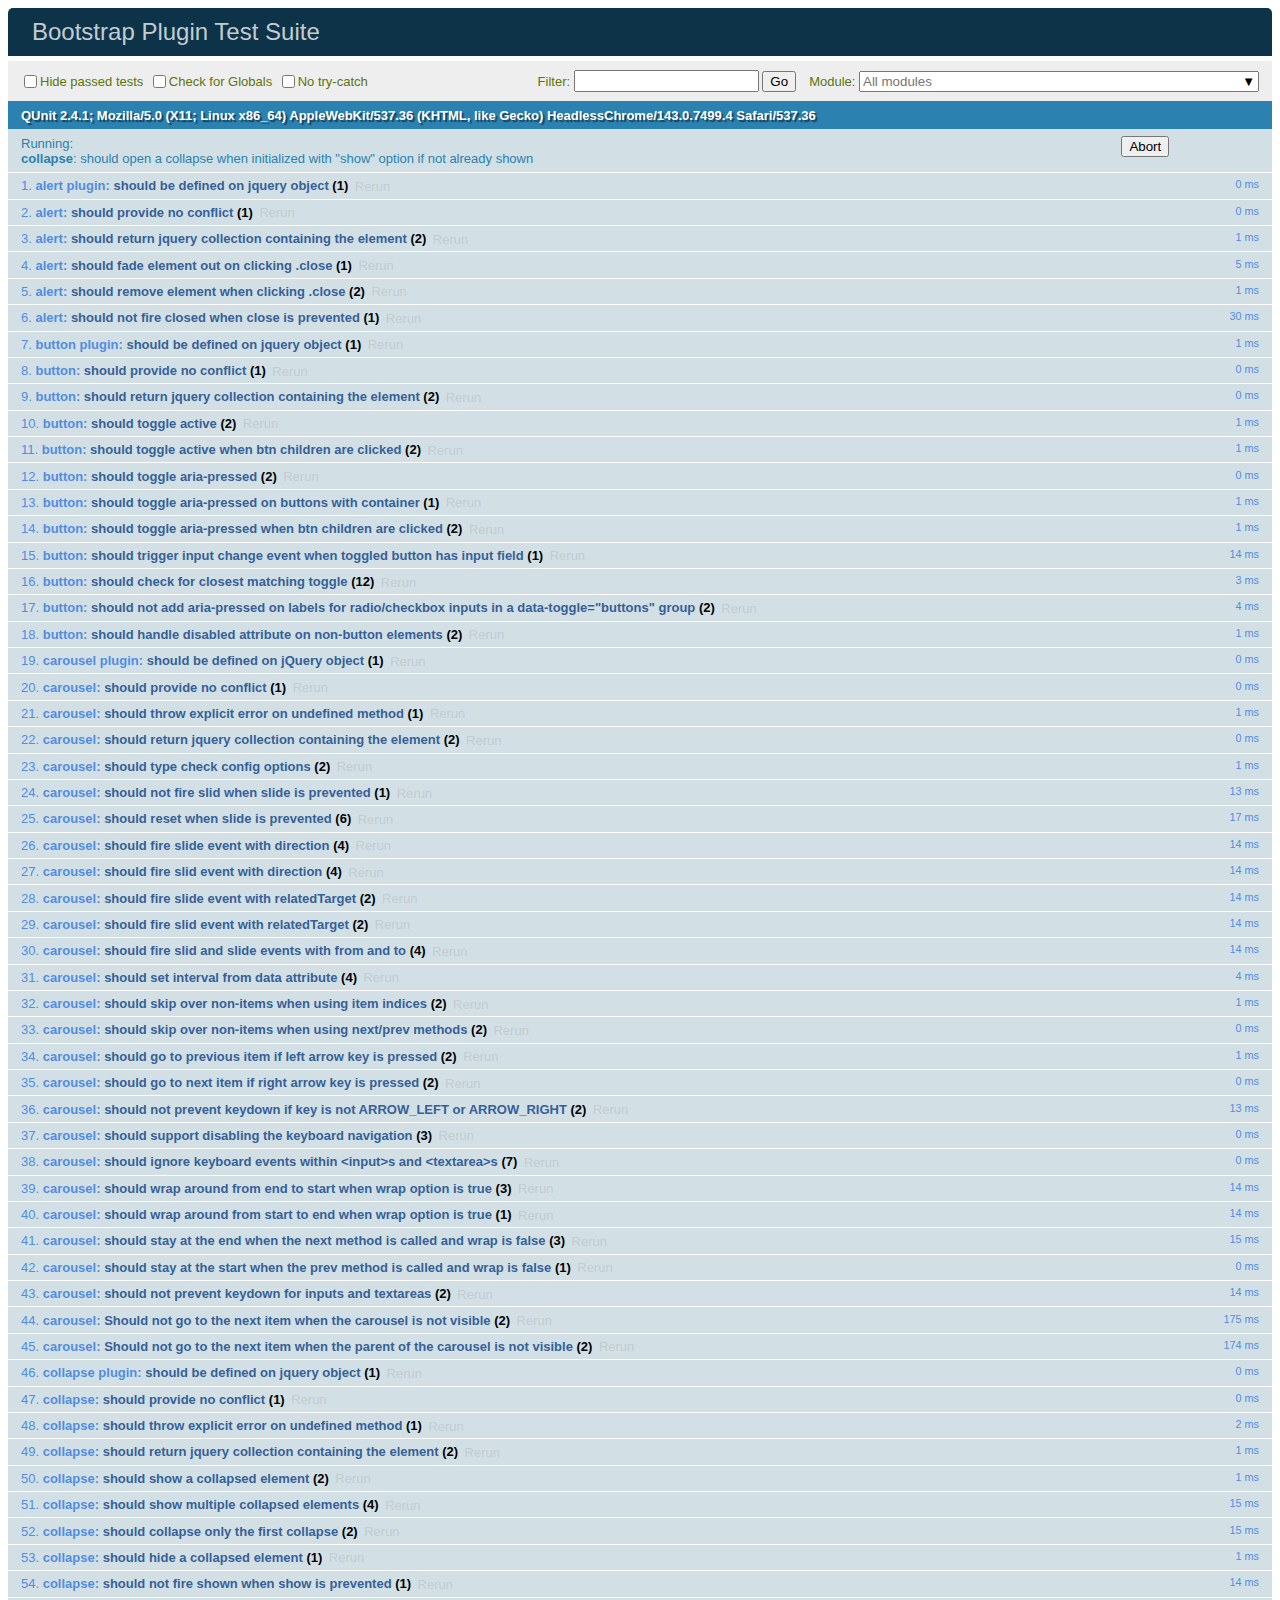
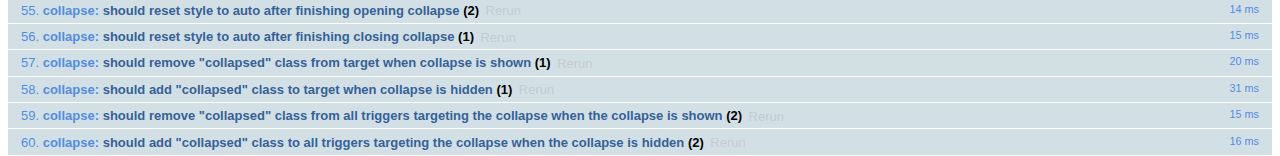
<file: bootstrap-4.0.0/js/tests/index.html>
<!doctype html>
<html lang="en">
  <head>
    <meta charset="utf-8">
    <meta name="viewport" content="width=device-width, initial-scale=1, shrink-to-fit=no">
    <title>Bootstrap Plugin Test Suite</title>

    <!-- jQuery -->
    <script>
      (function () {
        var path = '../../assets/js/vendor/jquery-slim.min.js'
        // get jquery param from the query string.
        var jQueryVersion = location.search.match(/[?&]jquery=(.*?)(?=&|$)/)

        // If a version was specified, use that version from our vendor folder
        if (jQueryVersion) {
          path = 'vendor/jquery-' + jQueryVersion[1] + '.min.js'
        }
        document.write('<script src="' + path + '"><\/script>')
      }())
    </script>
    <script src="../../assets/js/vendor/popper.min.js"></script>

    <!-- QUnit -->
    <link rel="stylesheet" href="vendor/qunit.css" media="screen">
    <script src="vendor/qunit.js"></script>

    <script>
      // Disable jQuery event aliases to ensure we don't accidentally use any of them
      [
        'blur',
        'focus',
        'focusin',
        'focusout',
        'resize',
        'scroll',
        'click',
        'dblclick',
        'mousedown',
        'mouseup',
        'mousemove',
        'mouseover',
        'mouseout',
        'mouseenter',
        'mouseleave',
        'change',
        'select',
        'submit',
        'keydown',
        'keypress',
        'keyup',
        'contextmenu'
      ].forEach(function(eventAlias) {
        $.fn[eventAlias] = function() {
          throw new Error('Using the ".' + eventAlias + '()" method is not allowed, so that Bootstrap can be compatible with custom jQuery builds which exclude the "event aliases" module that defines said method. See https://github.com/twbs/bootstrap/blob/master/CONTRIBUTING.md#js')
        }
      })

      // Require assert.expect in each test
      QUnit.config.requireExpects = true

      // See https://github.com/axemclion/grunt-saucelabs#test-result-details-with-qunit
      var log = []
      var testName

      QUnit.done(function(testResults) {
        var tests = []
        for (var i = 0; i < log.length; i++) {
          var details = log[i]
          tests.push({
            name: details.name,
            result: details.result,
            expected: details.expected,
            actual: details.actual,
            source: details.source
          })
        }
        testResults.tests = tests

        window.global_test_results = testResults
      })

      QUnit.testStart(function(testDetails) {
        QUnit.log(function(details) {
          if (!details.result) {
            details.name = testDetails.name
            log.push(details)
          }
        })
      })

      // Display fixture on-screen on iOS to avoid false positives
      // See https://github.com/twbs/bootstrap/pull/15955
      if (/iPhone|iPad|iPod/.test(navigator.userAgent)) {
        QUnit.begin(function() {
          $('#qunit-fixture').css({ top: 0, left: 0 })
        })

        QUnit.done(function() {
          $('#qunit-fixture').css({ top: '', left: '' })
        })
      }
    </script>

    <!-- Transpiled Plugins -->
    <script src="../dist/util.js"></script>
    <script src="../dist/alert.js"></script>
    <script src="../dist/button.js"></script>
    <script src="../dist/carousel.js"></script>
    <script src="../dist/collapse.js"></script>
    <script src="../dist/dropdown.js"></script>
    <script src="../dist/modal.js"></script>
    <script src="../dist/scrollspy.js"></script>
    <script src="../dist/tab.js"></script>
    <script src="../dist/tooltip.js"></script>
    <script src="../dist/popover.js"></script>

    <!-- Unit Tests -->
    <script src="unit/alert.js"></script>
    <script src="unit/button.js"></script>
    <script src="unit/carousel.js"></script>
    <script src="unit/collapse.js"></script>
    <script src="unit/dropdown.js"></script>
    <script src="unit/modal.js"></script>
    <script src="unit/scrollspy.js"></script>
    <script src="unit/tab.js"></script>
    <script src="unit/tooltip.js"></script>
    <script src="unit/popover.js"></script>
    <script src="unit/util.js"></script>
  </head>
  <body>
    <div id="qunit-container">
      <div id="qunit"></div>
      <div id="qunit-fixture"></div>
    </div>
  </body>
</html>
</file>
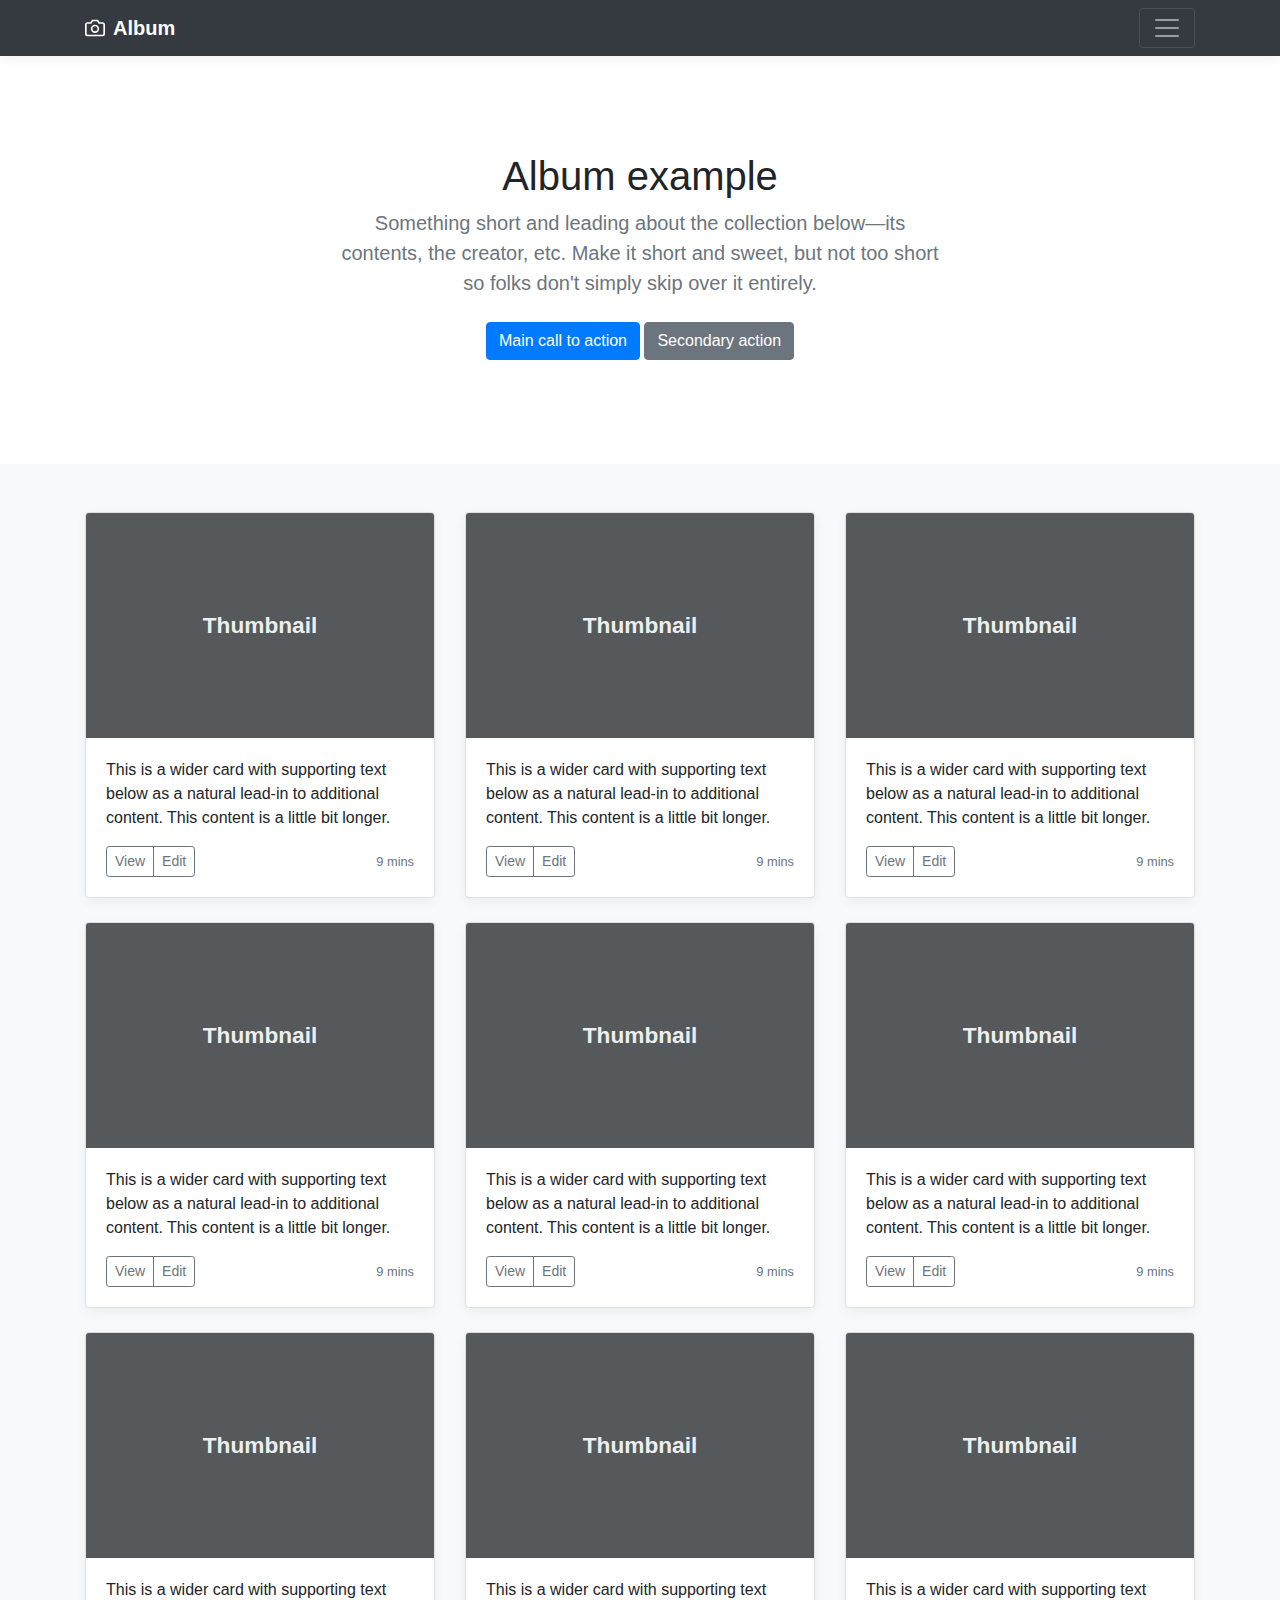
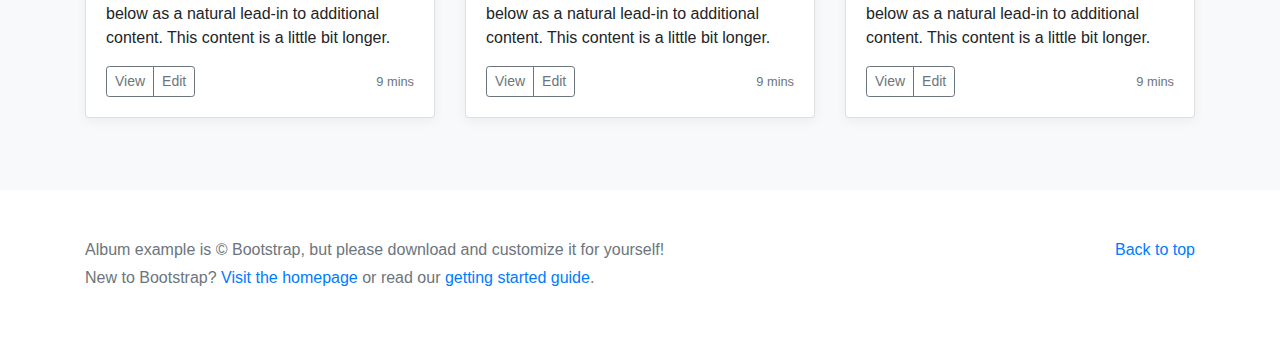
<file: bootstrap-4.0.0/docs/4.0/examples/album/index.html>
<!doctype html>
<html lang="en">
  <head>
    <meta charset="utf-8">
    <meta name="viewport" content="width=device-width, initial-scale=1, shrink-to-fit=no">
    <meta name="description" content="">
    <meta name="author" content="">
    <link rel="icon" href="../../../../favicon.ico">

    <title>Album example for Bootstrap</title>

    <!-- Bootstrap core CSS -->
    <link href="../../../../dist/css/bootstrap.min.css" rel="stylesheet">

    <!-- Custom styles for this template -->
    <link href="album.css" rel="stylesheet">
  </head>

  <body>

    <header>
      <div class="collapse bg-dark" id="navbarHeader">
        <div class="container">
          <div class="row">
            <div class="col-sm-8 col-md-7 py-4">
              <h4 class="text-white">About</h4>
              <p class="text-muted">Add some information about the album below, the author, or any other background context. Make it a few sentences long so folks can pick up some informative tidbits. Then, link them off to some social networking sites or contact information.</p>
            </div>
            <div class="col-sm-4 offset-md-1 py-4">
              <h4 class="text-white">Contact</h4>
              <ul class="list-unstyled">
                <li><a href="#" class="text-white">Follow on Twitter</a></li>
                <li><a href="#" class="text-white">Like on Facebook</a></li>
                <li><a href="#" class="text-white">Email me</a></li>
              </ul>
            </div>
          </div>
        </div>
      </div>
      <div class="navbar navbar-dark bg-dark box-shadow">
        <div class="container d-flex justify-content-between">
          <a href="#" class="navbar-brand d-flex align-items-center">
            <svg xmlns="http://www.w3.org/2000/svg" width="20" height="20" viewBox="0 0 24 24" fill="none" stroke="currentColor" stroke-width="2" stroke-linecap="round" stroke-linejoin="round" class="mr-2"><path d="M23 19a2 2 0 0 1-2 2H3a2 2 0 0 1-2-2V8a2 2 0 0 1 2-2h4l2-3h6l2 3h4a2 2 0 0 1 2 2z"></path><circle cx="12" cy="13" r="4"></circle></svg>
            <strong>Album</strong>
          </a>
          <button class="navbar-toggler" type="button" data-toggle="collapse" data-target="#navbarHeader" aria-controls="navbarHeader" aria-expanded="false" aria-label="Toggle navigation">
            <span class="navbar-toggler-icon"></span>
          </button>
        </div>
      </div>
    </header>

    <main role="main">

      <section class="jumbotron text-center">
        <div class="container">
          <h1 class="jumbotron-heading">Album example</h1>
          <p class="lead text-muted">Something short and leading about the collection below—its contents, the creator, etc. Make it short and sweet, but not too short so folks don't simply skip over it entirely.</p>
          <p>
            <a href="#" class="btn btn-primary my-2">Main call to action</a>
            <a href="#" class="btn btn-secondary my-2">Secondary action</a>
          </p>
        </div>
      </section>

      <div class="album py-5 bg-light">
        <div class="container">

          <div class="row">
            <div class="col-md-4">
              <div class="card mb-4 box-shadow">
                <img class="card-img-top" data-src="holder.js/100px225?theme=thumb&bg=55595c&fg=eceeef&text=Thumbnail" alt="Card image cap">
                <div class="card-body">
                  <p class="card-text">This is a wider card with supporting text below as a natural lead-in to additional content. This content is a little bit longer.</p>
                  <div class="d-flex justify-content-between align-items-center">
                    <div class="btn-group">
                      <button type="button" class="btn btn-sm btn-outline-secondary">View</button>
                      <button type="button" class="btn btn-sm btn-outline-secondary">Edit</button>
                    </div>
                    <small class="text-muted">9 mins</small>
                  </div>
                </div>
              </div>
            </div>
            <div class="col-md-4">
              <div class="card mb-4 box-shadow">
                <img class="card-img-top" data-src="holder.js/100px225?theme=thumb&bg=55595c&fg=eceeef&text=Thumbnail" alt="Card image cap">
                <div class="card-body">
                  <p class="card-text">This is a wider card with supporting text below as a natural lead-in to additional content. This content is a little bit longer.</p>
                  <div class="d-flex justify-content-between align-items-center">
                    <div class="btn-group">
                      <button type="button" class="btn btn-sm btn-outline-secondary">View</button>
                      <button type="button" class="btn btn-sm btn-outline-secondary">Edit</button>
                    </div>
                    <small class="text-muted">9 mins</small>
                  </div>
                </div>
              </div>
            </div>
            <div class="col-md-4">
              <div class="card mb-4 box-shadow">
                <img class="card-img-top" data-src="holder.js/100px225?theme=thumb&bg=55595c&fg=eceeef&text=Thumbnail" alt="Card image cap">
                <div class="card-body">
                  <p class="card-text">This is a wider card with supporting text below as a natural lead-in to additional content. This content is a little bit longer.</p>
                  <div class="d-flex justify-content-between align-items-center">
                    <div class="btn-group">
                      <button type="button" class="btn btn-sm btn-outline-secondary">View</button>
                      <button type="button" class="btn btn-sm btn-outline-secondary">Edit</button>
                    </div>
                    <small class="text-muted">9 mins</small>
                  </div>
                </div>
              </div>
            </div>

            <div class="col-md-4">
              <div class="card mb-4 box-shadow">
                <img class="card-img-top" data-src="holder.js/100px225?theme=thumb&bg=55595c&fg=eceeef&text=Thumbnail" alt="Card image cap">
                <div class="card-body">
                  <p class="card-text">This is a wider card with supporting text below as a natural lead-in to additional content. This content is a little bit longer.</p>
                  <div class="d-flex justify-content-between align-items-center">
                    <div class="btn-group">
                      <button type="button" class="btn btn-sm btn-outline-secondary">View</button>
                      <button type="button" class="btn btn-sm btn-outline-secondary">Edit</button>
                    </div>
                    <small class="text-muted">9 mins</small>
                  </div>
                </div>
              </div>
            </div>
            <div class="col-md-4">
              <div class="card mb-4 box-shadow">
                <img class="card-img-top" data-src="holder.js/100px225?theme=thumb&bg=55595c&fg=eceeef&text=Thumbnail" alt="Card image cap">
                <div class="card-body">
                  <p class="card-text">This is a wider card with supporting text below as a natural lead-in to additional content. This content is a little bit longer.</p>
                  <div class="d-flex justify-content-between align-items-center">
                    <div class="btn-group">
                      <button type="button" class="btn btn-sm btn-outline-secondary">View</button>
                      <button type="button" class="btn btn-sm btn-outline-secondary">Edit</button>
                    </div>
                    <small class="text-muted">9 mins</small>
                  </div>
                </div>
              </div>
            </div>
            <div class="col-md-4">
              <div class="card mb-4 box-shadow">
                <img class="card-img-top" data-src="holder.js/100px225?theme=thumb&bg=55595c&fg=eceeef&text=Thumbnail" alt="Card image cap">
                <div class="card-body">
                  <p class="card-text">This is a wider card with supporting text below as a natural lead-in to additional content. This content is a little bit longer.</p>
                  <div class="d-flex justify-content-between align-items-center">
                    <div class="btn-group">
                      <button type="button" class="btn btn-sm btn-outline-secondary">View</button>
                      <button type="button" class="btn btn-sm btn-outline-secondary">Edit</button>
                    </div>
                    <small class="text-muted">9 mins</small>
                  </div>
                </div>
              </div>
            </div>

            <div class="col-md-4">
              <div class="card mb-4 box-shadow">
                <img class="card-img-top" data-src="holder.js/100px225?theme=thumb&bg=55595c&fg=eceeef&text=Thumbnail" alt="Card image cap">
                <div class="card-body">
                  <p class="card-text">This is a wider card with supporting text below as a natural lead-in to additional content. This content is a little bit longer.</p>
                  <div class="d-flex justify-content-between align-items-center">
                    <div class="btn-group">
                      <button type="button" class="btn btn-sm btn-outline-secondary">View</button>
                      <button type="button" class="btn btn-sm btn-outline-secondary">Edit</button>
                    </div>
                    <small class="text-muted">9 mins</small>
                  </div>
                </div>
              </div>
            </div>
            <div class="col-md-4">
              <div class="card mb-4 box-shadow">
                <img class="card-img-top" data-src="holder.js/100px225?theme=thumb&bg=55595c&fg=eceeef&text=Thumbnail" alt="Card image cap">
                <div class="card-body">
                  <p class="card-text">This is a wider card with supporting text below as a natural lead-in to additional content. This content is a little bit longer.</p>
                  <div class="d-flex justify-content-between align-items-center">
                    <div class="btn-group">
                      <button type="button" class="btn btn-sm btn-outline-secondary">View</button>
                      <button type="button" class="btn btn-sm btn-outline-secondary">Edit</button>
                    </div>
                    <small class="text-muted">9 mins</small>
                  </div>
                </div>
              </div>
            </div>
            <div class="col-md-4">
              <div class="card mb-4 box-shadow">
                <img class="card-img-top" data-src="holder.js/100px225?theme=thumb&bg=55595c&fg=eceeef&text=Thumbnail" alt="Card image cap">
                <div class="card-body">
                  <p class="card-text">This is a wider card with supporting text below as a natural lead-in to additional content. This content is a little bit longer.</p>
                  <div class="d-flex justify-content-between align-items-center">
                    <div class="btn-group">
                      <button type="button" class="btn btn-sm btn-outline-secondary">View</button>
                      <button type="button" class="btn btn-sm btn-outline-secondary">Edit</button>
                    </div>
                    <small class="text-muted">9 mins</small>
                  </div>
                </div>
              </div>
            </div>
          </div>
        </div>
      </div>

    </main>

    <footer class="text-muted">
      <div class="container">
        <p class="float-right">
          <a href="#">Back to top</a>
        </p>
        <p>Album example is &copy; Bootstrap, but please download and customize it for yourself!</p>
        <p>New to Bootstrap? <a href="../../">Visit the homepage</a> or read our <a href="../../getting-started/">getting started guide</a>.</p>
      </div>
    </footer>

    <!-- Bootstrap core JavaScript
    ================================================== -->
    <!-- Placed at the end of the document so the pages load faster -->
    <script src="https://code.jquery.com/jquery-3.2.1.slim.min.js" integrity="sha384-KJ3o2DKtIkvYIK3UENzmM7KCkRr/rE9/Qpg6aAZGJwFDMVNA/GpGFF93hXpG5KkN" crossorigin="anonymous"></script>
    <script>window.jQuery || document.write('<script src="../../../../assets/js/vendor/jquery-slim.min.js"><\/script>')</script>
    <script src="../../../../assets/js/vendor/popper.min.js"></script>
    <script src="../../../../dist/js/bootstrap.min.js"></script>
    <script src="../../../../assets/js/vendor/holder.min.js"></script>
  </body>
</html>
</file>
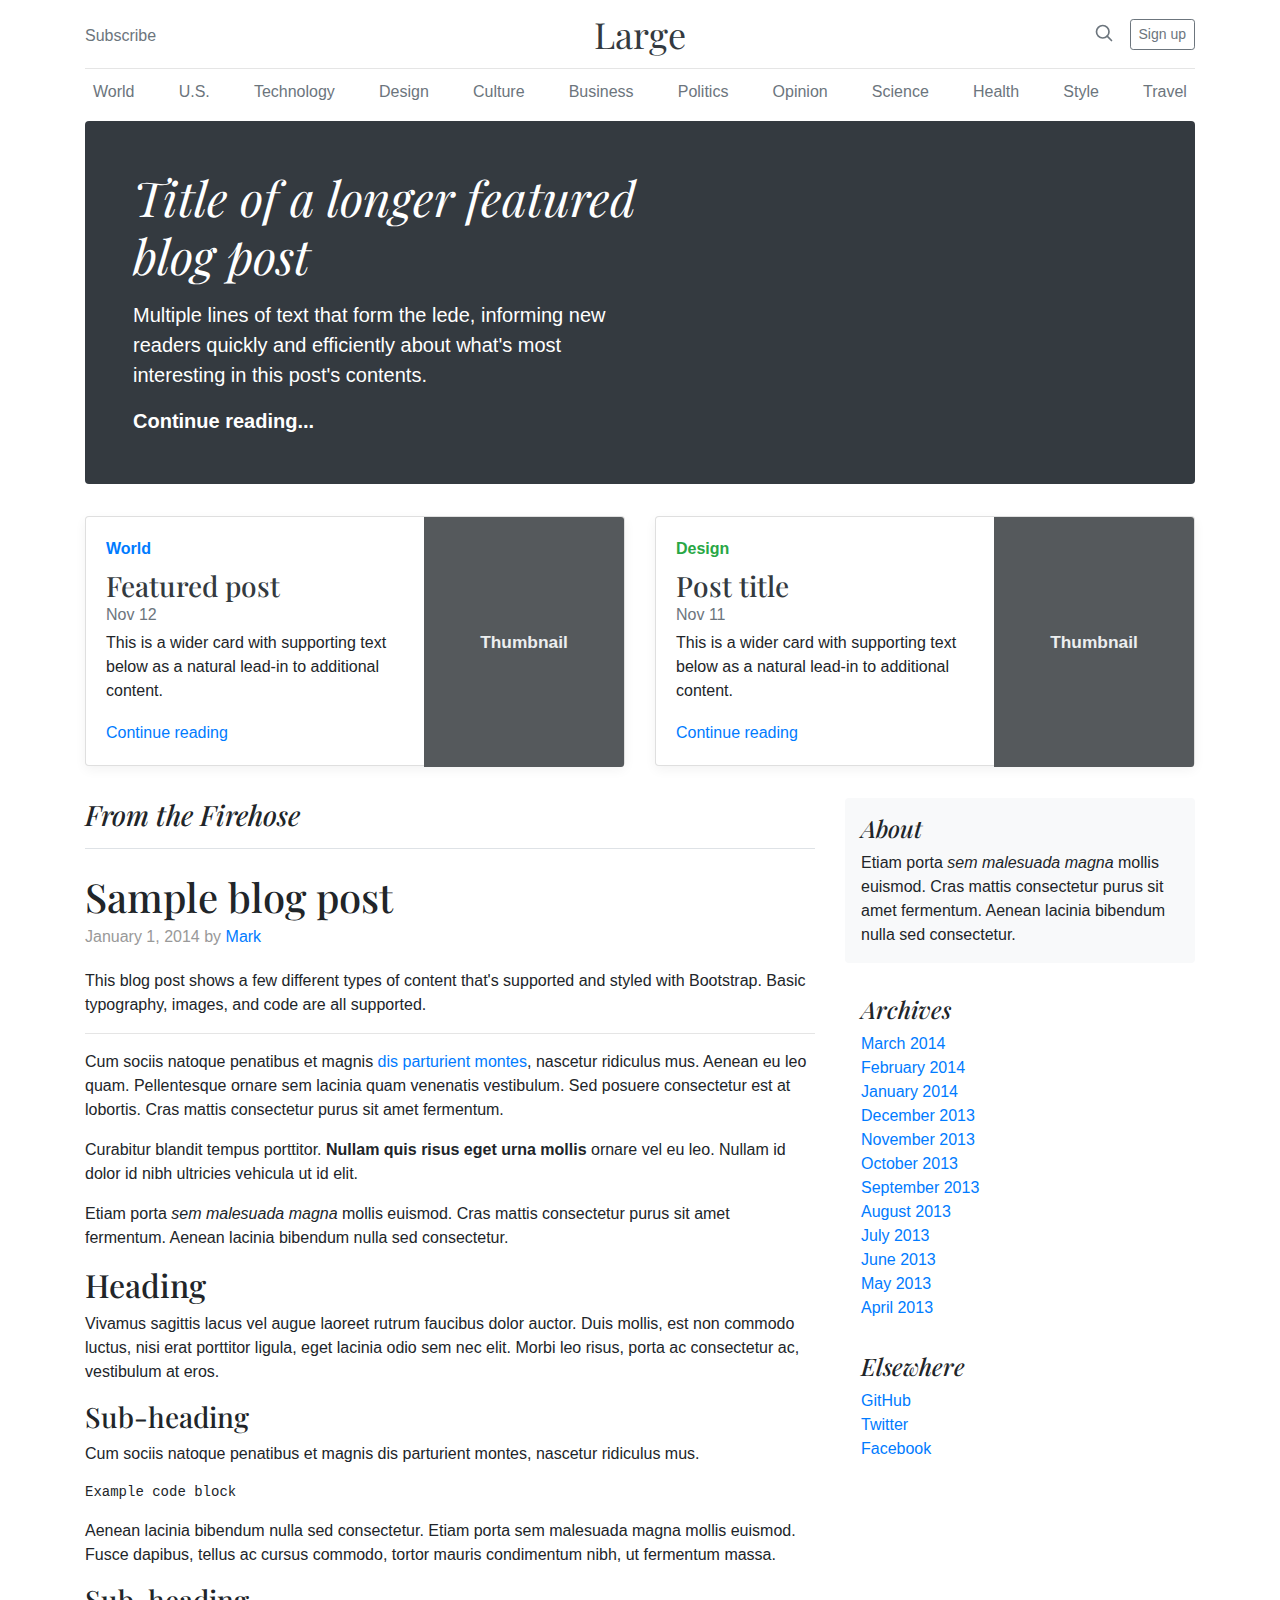
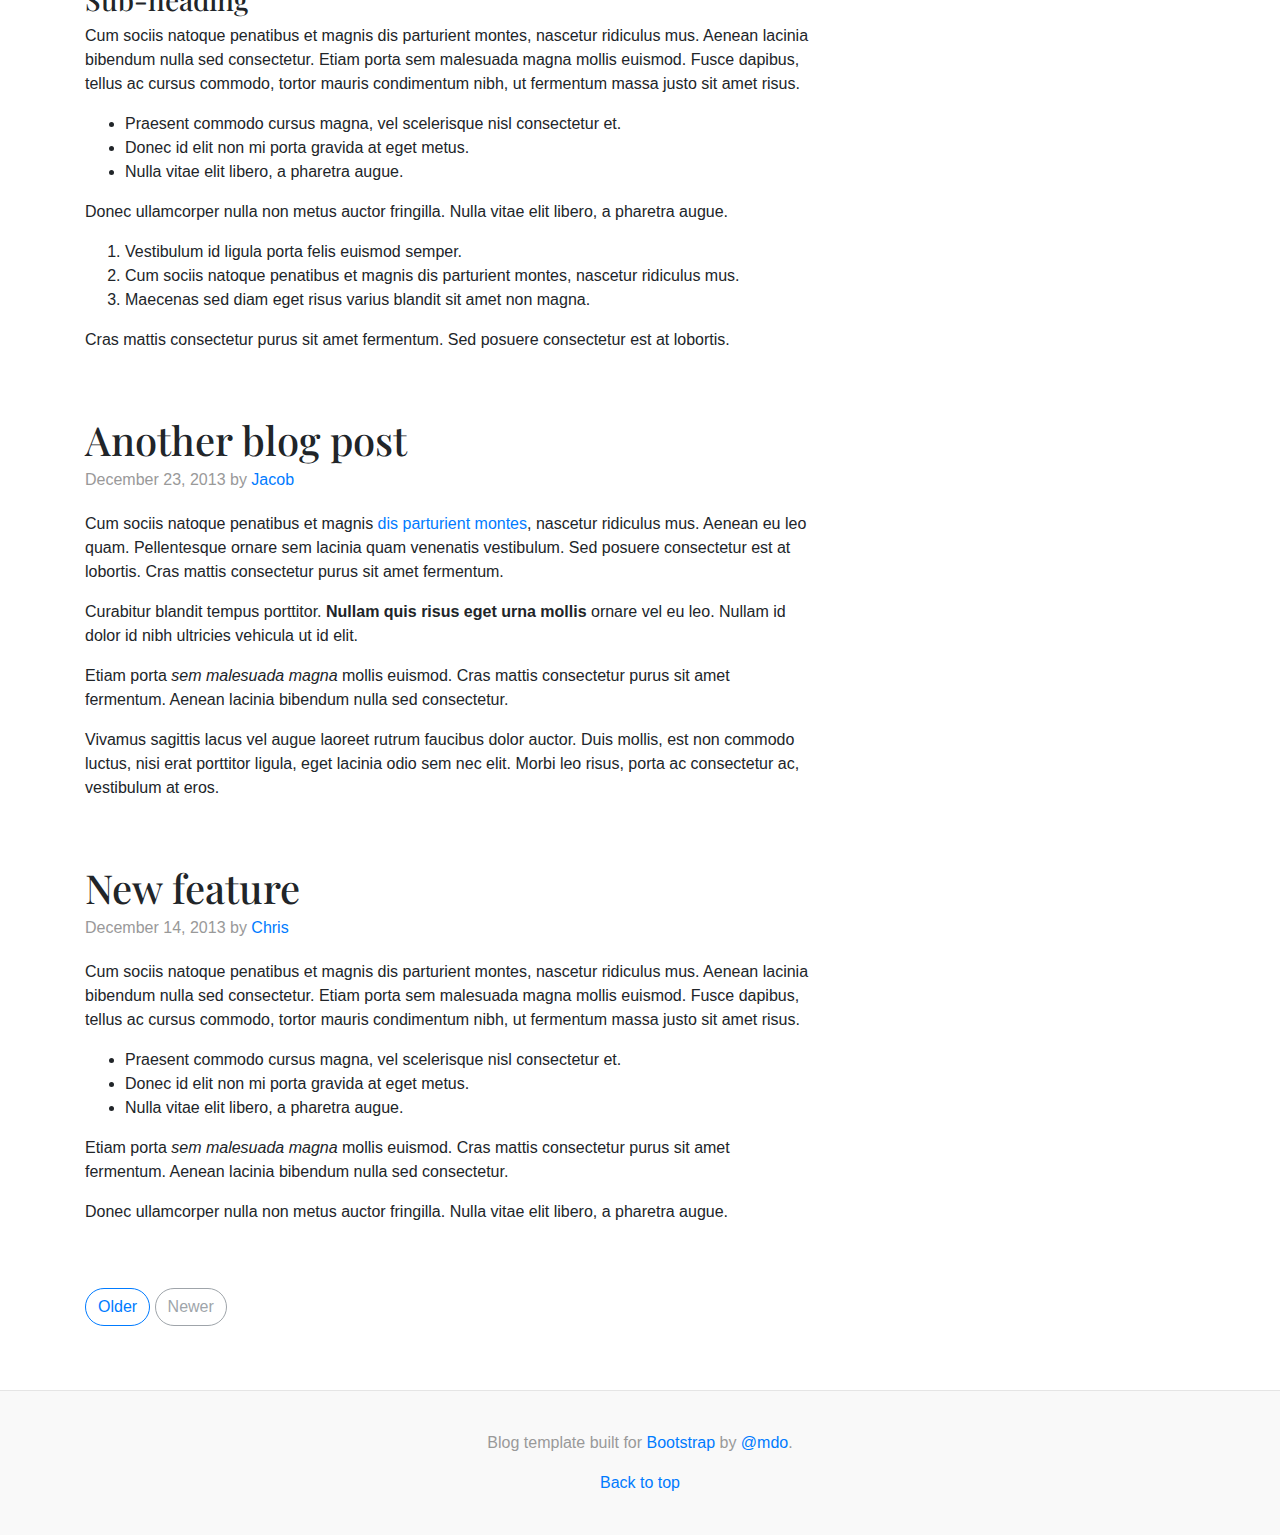
<file: bootstrap-4.0.0/docs/4.0/examples/blog/index.html>
<!doctype html>
<html lang="en">
  <head>
    <meta charset="utf-8">
    <meta name="viewport" content="width=device-width, initial-scale=1, shrink-to-fit=no">
    <meta name="description" content="">
    <meta name="author" content="">
    <link rel="icon" href="../../../../favicon.ico">

    <title>Blog Template for Bootstrap</title>

    <!-- Bootstrap core CSS -->
    <link href="../../../../dist/css/bootstrap.min.css" rel="stylesheet">

    <!-- Custom styles for this template -->
    <link href="https://fonts.googleapis.com/css?family=Playfair+Display:700,900" rel="stylesheet">
    <link href="blog.css" rel="stylesheet">
  </head>

  <body>

    <div class="container">
      <header class="blog-header py-3">
        <div class="row flex-nowrap justify-content-between align-items-center">
          <div class="col-4 pt-1">
            <a class="text-muted" href="#">Subscribe</a>
          </div>
          <div class="col-4 text-center">
            <a class="blog-header-logo text-dark" href="#">Large</a>
          </div>
          <div class="col-4 d-flex justify-content-end align-items-center">
            <a class="text-muted" href="#">
              <svg xmlns="http://www.w3.org/2000/svg" width="20" height="20" viewBox="0 0 24 24" fill="none" stroke="currentColor" stroke-width="2" stroke-linecap="round" stroke-linejoin="round" class="mx-3"><circle cx="10.5" cy="10.5" r="7.5"></circle><line x1="21" y1="21" x2="15.8" y2="15.8"></line></svg>
            </a>
            <a class="btn btn-sm btn-outline-secondary" href="#">Sign up</a>
          </div>
        </div>
      </header>

      <div class="nav-scroller py-1 mb-2">
        <nav class="nav d-flex justify-content-between">
          <a class="p-2 text-muted" href="#">World</a>
          <a class="p-2 text-muted" href="#">U.S.</a>
          <a class="p-2 text-muted" href="#">Technology</a>
          <a class="p-2 text-muted" href="#">Design</a>
          <a class="p-2 text-muted" href="#">Culture</a>
          <a class="p-2 text-muted" href="#">Business</a>
          <a class="p-2 text-muted" href="#">Politics</a>
          <a class="p-2 text-muted" href="#">Opinion</a>
          <a class="p-2 text-muted" href="#">Science</a>
          <a class="p-2 text-muted" href="#">Health</a>
          <a class="p-2 text-muted" href="#">Style</a>
          <a class="p-2 text-muted" href="#">Travel</a>
        </nav>
      </div>

      <div class="jumbotron p-3 p-md-5 text-white rounded bg-dark">
        <div class="col-md-6 px-0">
          <h1 class="display-4 font-italic">Title of a longer featured blog post</h1>
          <p class="lead my-3">Multiple lines of text that form the lede, informing new readers quickly and efficiently about what's most interesting in this post's contents.</p>
          <p class="lead mb-0"><a href="#" class="text-white font-weight-bold">Continue reading...</a></p>
        </div>
      </div>

      <div class="row mb-2">
        <div class="col-md-6">
          <div class="card flex-md-row mb-4 box-shadow h-md-250">
            <div class="card-body d-flex flex-column align-items-start">
              <strong class="d-inline-block mb-2 text-primary">World</strong>
              <h3 class="mb-0">
                <a class="text-dark" href="#">Featured post</a>
              </h3>
              <div class="mb-1 text-muted">Nov 12</div>
              <p class="card-text mb-auto">This is a wider card with supporting text below as a natural lead-in to additional content.</p>
              <a href="#">Continue reading</a>
            </div>
            <img class="card-img-right flex-auto d-none d-md-block" data-src="holder.js/200x250?theme=thumb" alt="Card image cap">
          </div>
        </div>
        <div class="col-md-6">
          <div class="card flex-md-row mb-4 box-shadow h-md-250">
            <div class="card-body d-flex flex-column align-items-start">
              <strong class="d-inline-block mb-2 text-success">Design</strong>
              <h3 class="mb-0">
                <a class="text-dark" href="#">Post title</a>
              </h3>
              <div class="mb-1 text-muted">Nov 11</div>
              <p class="card-text mb-auto">This is a wider card with supporting text below as a natural lead-in to additional content.</p>
              <a href="#">Continue reading</a>
            </div>
            <img class="card-img-right flex-auto d-none d-md-block" data-src="holder.js/200x250?theme=thumb" alt="Card image cap">
          </div>
        </div>
      </div>
    </div>

    <main role="main" class="container">
      <div class="row">
        <div class="col-md-8 blog-main">
          <h3 class="pb-3 mb-4 font-italic border-bottom">
            From the Firehose
          </h3>

          <div class="blog-post">
            <h2 class="blog-post-title">Sample blog post</h2>
            <p class="blog-post-meta">January 1, 2014 by <a href="#">Mark</a></p>

            <p>This blog post shows a few different types of content that's supported and styled with Bootstrap. Basic typography, images, and code are all supported.</p>
            <hr>
            <p>Cum sociis natoque penatibus et magnis <a href="#">dis parturient montes</a>, nascetur ridiculus mus. Aenean eu leo quam. Pellentesque ornare sem lacinia quam venenatis vestibulum. Sed posuere consectetur est at lobortis. Cras mattis consectetur purus sit amet fermentum.</p>
            <blockquote>
              <p>Curabitur blandit tempus porttitor. <strong>Nullam quis risus eget urna mollis</strong> ornare vel eu leo. Nullam id dolor id nibh ultricies vehicula ut id elit.</p>
            </blockquote>
            <p>Etiam porta <em>sem malesuada magna</em> mollis euismod. Cras mattis consectetur purus sit amet fermentum. Aenean lacinia bibendum nulla sed consectetur.</p>
            <h2>Heading</h2>
            <p>Vivamus sagittis lacus vel augue laoreet rutrum faucibus dolor auctor. Duis mollis, est non commodo luctus, nisi erat porttitor ligula, eget lacinia odio sem nec elit. Morbi leo risus, porta ac consectetur ac, vestibulum at eros.</p>
            <h3>Sub-heading</h3>
            <p>Cum sociis natoque penatibus et magnis dis parturient montes, nascetur ridiculus mus.</p>
            <pre><code>Example code block</code></pre>
            <p>Aenean lacinia bibendum nulla sed consectetur. Etiam porta sem malesuada magna mollis euismod. Fusce dapibus, tellus ac cursus commodo, tortor mauris condimentum nibh, ut fermentum massa.</p>
            <h3>Sub-heading</h3>
            <p>Cum sociis natoque penatibus et magnis dis parturient montes, nascetur ridiculus mus. Aenean lacinia bibendum nulla sed consectetur. Etiam porta sem malesuada magna mollis euismod. Fusce dapibus, tellus ac cursus commodo, tortor mauris condimentum nibh, ut fermentum massa justo sit amet risus.</p>
            <ul>
              <li>Praesent commodo cursus magna, vel scelerisque nisl consectetur et.</li>
              <li>Donec id elit non mi porta gravida at eget metus.</li>
              <li>Nulla vitae elit libero, a pharetra augue.</li>
            </ul>
            <p>Donec ullamcorper nulla non metus auctor fringilla. Nulla vitae elit libero, a pharetra augue.</p>
            <ol>
              <li>Vestibulum id ligula porta felis euismod semper.</li>
              <li>Cum sociis natoque penatibus et magnis dis parturient montes, nascetur ridiculus mus.</li>
              <li>Maecenas sed diam eget risus varius blandit sit amet non magna.</li>
            </ol>
            <p>Cras mattis consectetur purus sit amet fermentum. Sed posuere consectetur est at lobortis.</p>
          </div><!-- /.blog-post -->

          <div class="blog-post">
            <h2 class="blog-post-title">Another blog post</h2>
            <p class="blog-post-meta">December 23, 2013 by <a href="#">Jacob</a></p>

            <p>Cum sociis natoque penatibus et magnis <a href="#">dis parturient montes</a>, nascetur ridiculus mus. Aenean eu leo quam. Pellentesque ornare sem lacinia quam venenatis vestibulum. Sed posuere consectetur est at lobortis. Cras mattis consectetur purus sit amet fermentum.</p>
            <blockquote>
              <p>Curabitur blandit tempus porttitor. <strong>Nullam quis risus eget urna mollis</strong> ornare vel eu leo. Nullam id dolor id nibh ultricies vehicula ut id elit.</p>
            </blockquote>
            <p>Etiam porta <em>sem malesuada magna</em> mollis euismod. Cras mattis consectetur purus sit amet fermentum. Aenean lacinia bibendum nulla sed consectetur.</p>
            <p>Vivamus sagittis lacus vel augue laoreet rutrum faucibus dolor auctor. Duis mollis, est non commodo luctus, nisi erat porttitor ligula, eget lacinia odio sem nec elit. Morbi leo risus, porta ac consectetur ac, vestibulum at eros.</p>
          </div><!-- /.blog-post -->

          <div class="blog-post">
            <h2 class="blog-post-title">New feature</h2>
            <p class="blog-post-meta">December 14, 2013 by <a href="#">Chris</a></p>

            <p>Cum sociis natoque penatibus et magnis dis parturient montes, nascetur ridiculus mus. Aenean lacinia bibendum nulla sed consectetur. Etiam porta sem malesuada magna mollis euismod. Fusce dapibus, tellus ac cursus commodo, tortor mauris condimentum nibh, ut fermentum massa justo sit amet risus.</p>
            <ul>
              <li>Praesent commodo cursus magna, vel scelerisque nisl consectetur et.</li>
              <li>Donec id elit non mi porta gravida at eget metus.</li>
              <li>Nulla vitae elit libero, a pharetra augue.</li>
            </ul>
            <p>Etiam porta <em>sem malesuada magna</em> mollis euismod. Cras mattis consectetur purus sit amet fermentum. Aenean lacinia bibendum nulla sed consectetur.</p>
            <p>Donec ullamcorper nulla non metus auctor fringilla. Nulla vitae elit libero, a pharetra augue.</p>
          </div><!-- /.blog-post -->

          <nav class="blog-pagination">
            <a class="btn btn-outline-primary" href="#">Older</a>
            <a class="btn btn-outline-secondary disabled" href="#">Newer</a>
          </nav>

        </div><!-- /.blog-main -->

        <aside class="col-md-4 blog-sidebar">
          <div class="p-3 mb-3 bg-light rounded">
            <h4 class="font-italic">About</h4>
            <p class="mb-0">Etiam porta <em>sem malesuada magna</em> mollis euismod. Cras mattis consectetur purus sit amet fermentum. Aenean lacinia bibendum nulla sed consectetur.</p>
          </div>

          <div class="p-3">
            <h4 class="font-italic">Archives</h4>
            <ol class="list-unstyled mb-0">
              <li><a href="#">March 2014</a></li>
              <li><a href="#">February 2014</a></li>
              <li><a href="#">January 2014</a></li>
              <li><a href="#">December 2013</a></li>
              <li><a href="#">November 2013</a></li>
              <li><a href="#">October 2013</a></li>
              <li><a href="#">September 2013</a></li>
              <li><a href="#">August 2013</a></li>
              <li><a href="#">July 2013</a></li>
              <li><a href="#">June 2013</a></li>
              <li><a href="#">May 2013</a></li>
              <li><a href="#">April 2013</a></li>
            </ol>
          </div>

          <div class="p-3">
            <h4 class="font-italic">Elsewhere</h4>
            <ol class="list-unstyled">
              <li><a href="#">GitHub</a></li>
              <li><a href="#">Twitter</a></li>
              <li><a href="#">Facebook</a></li>
            </ol>
          </div>
        </aside><!-- /.blog-sidebar -->

      </div><!-- /.row -->

    </main><!-- /.container -->

    <footer class="blog-footer">
      <p>Blog template built for <a href="https://getbootstrap.com/">Bootstrap</a> by <a href="https://twitter.com/mdo">@mdo</a>.</p>
      <p>
        <a href="#">Back to top</a>
      </p>
    </footer>

    <!-- Bootstrap core JavaScript
    ================================================== -->
    <!-- Placed at the end of the document so the pages load faster -->
    <script src="https://code.jquery.com/jquery-3.2.1.slim.min.js" integrity="sha384-KJ3o2DKtIkvYIK3UENzmM7KCkRr/rE9/Qpg6aAZGJwFDMVNA/GpGFF93hXpG5KkN" crossorigin="anonymous"></script>
    <script>window.jQuery || document.write('<script src="../../../../assets/js/vendor/jquery-slim.min.js"><\/script>')</script>
    <script src="../../../../assets/js/vendor/popper.min.js"></script>
    <script src="../../../../dist/js/bootstrap.min.js"></script>
    <script src="../../../../assets/js/vendor/holder.min.js"></script>
    <script>
      Holder.addTheme('thumb', {
        bg: '#55595c',
        fg: '#eceeef',
        text: 'Thumbnail'
      });
    </script>
  </body>
</html>
</file>
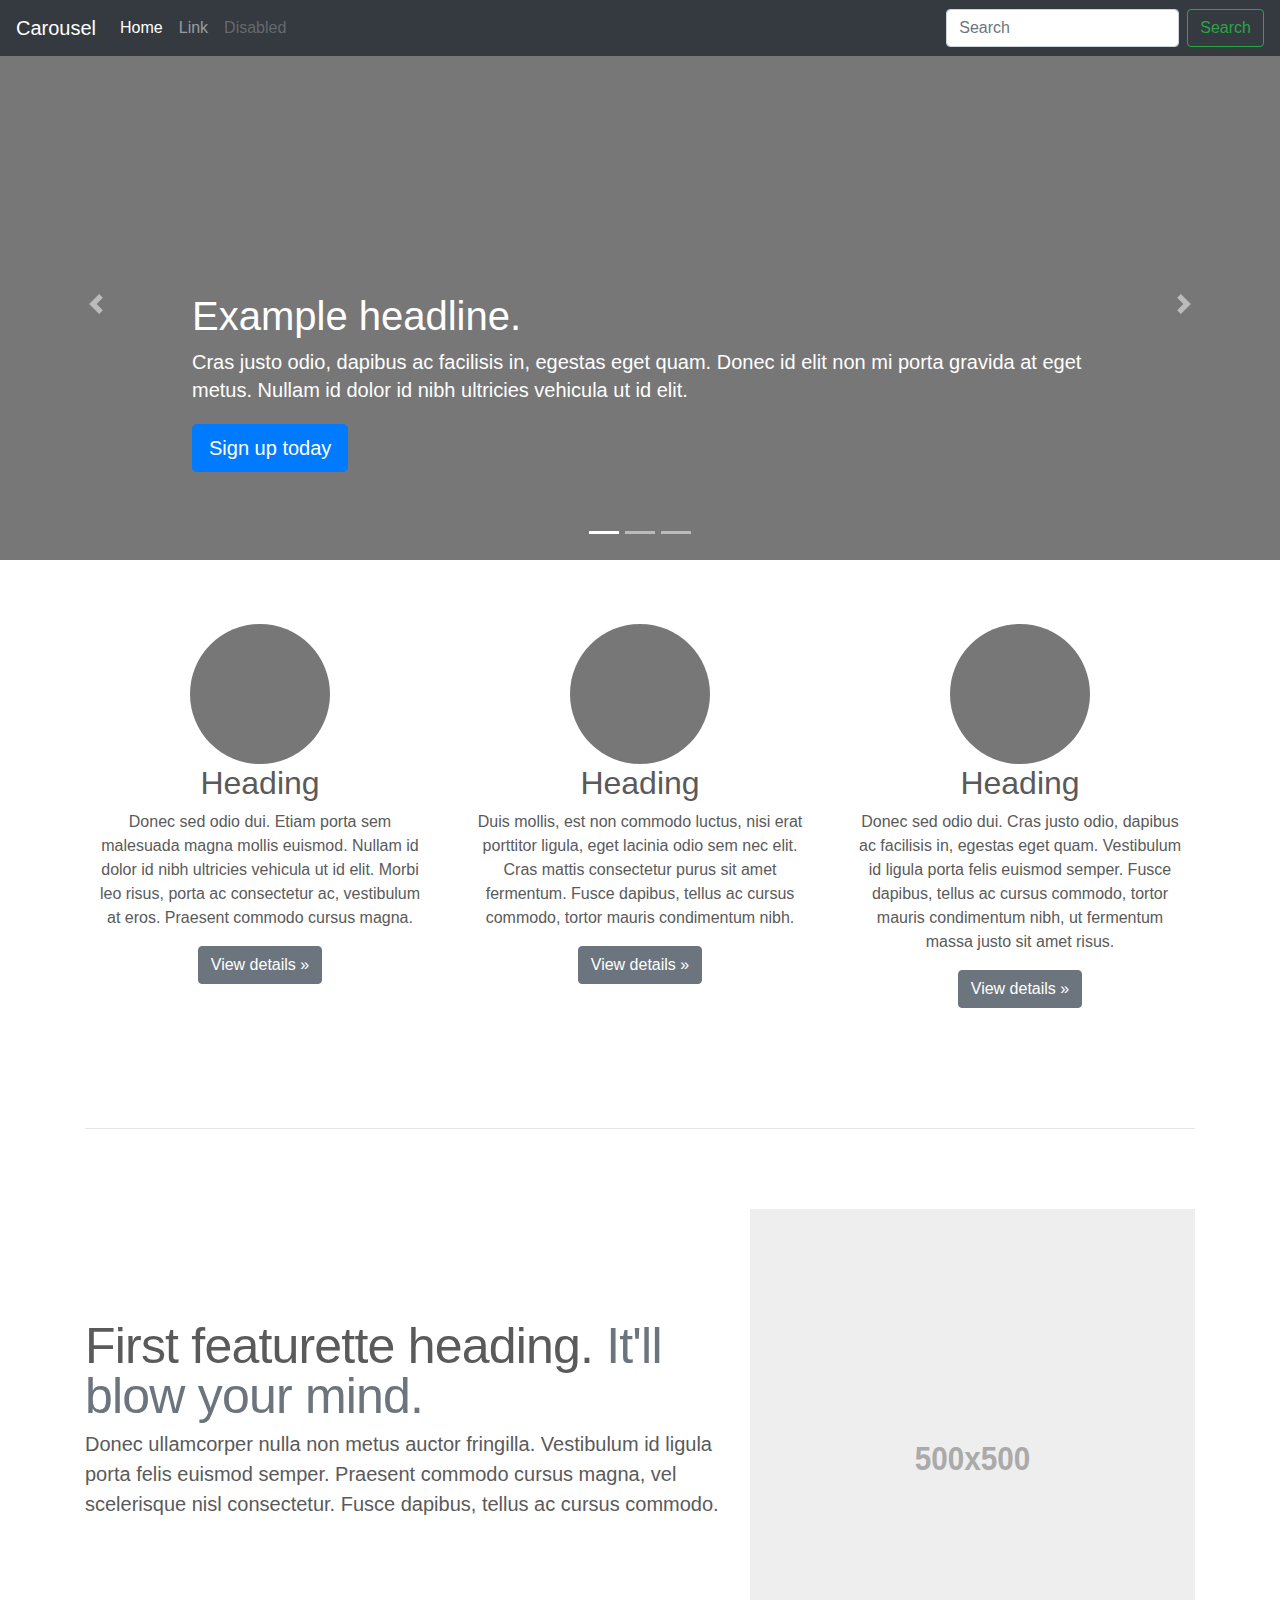
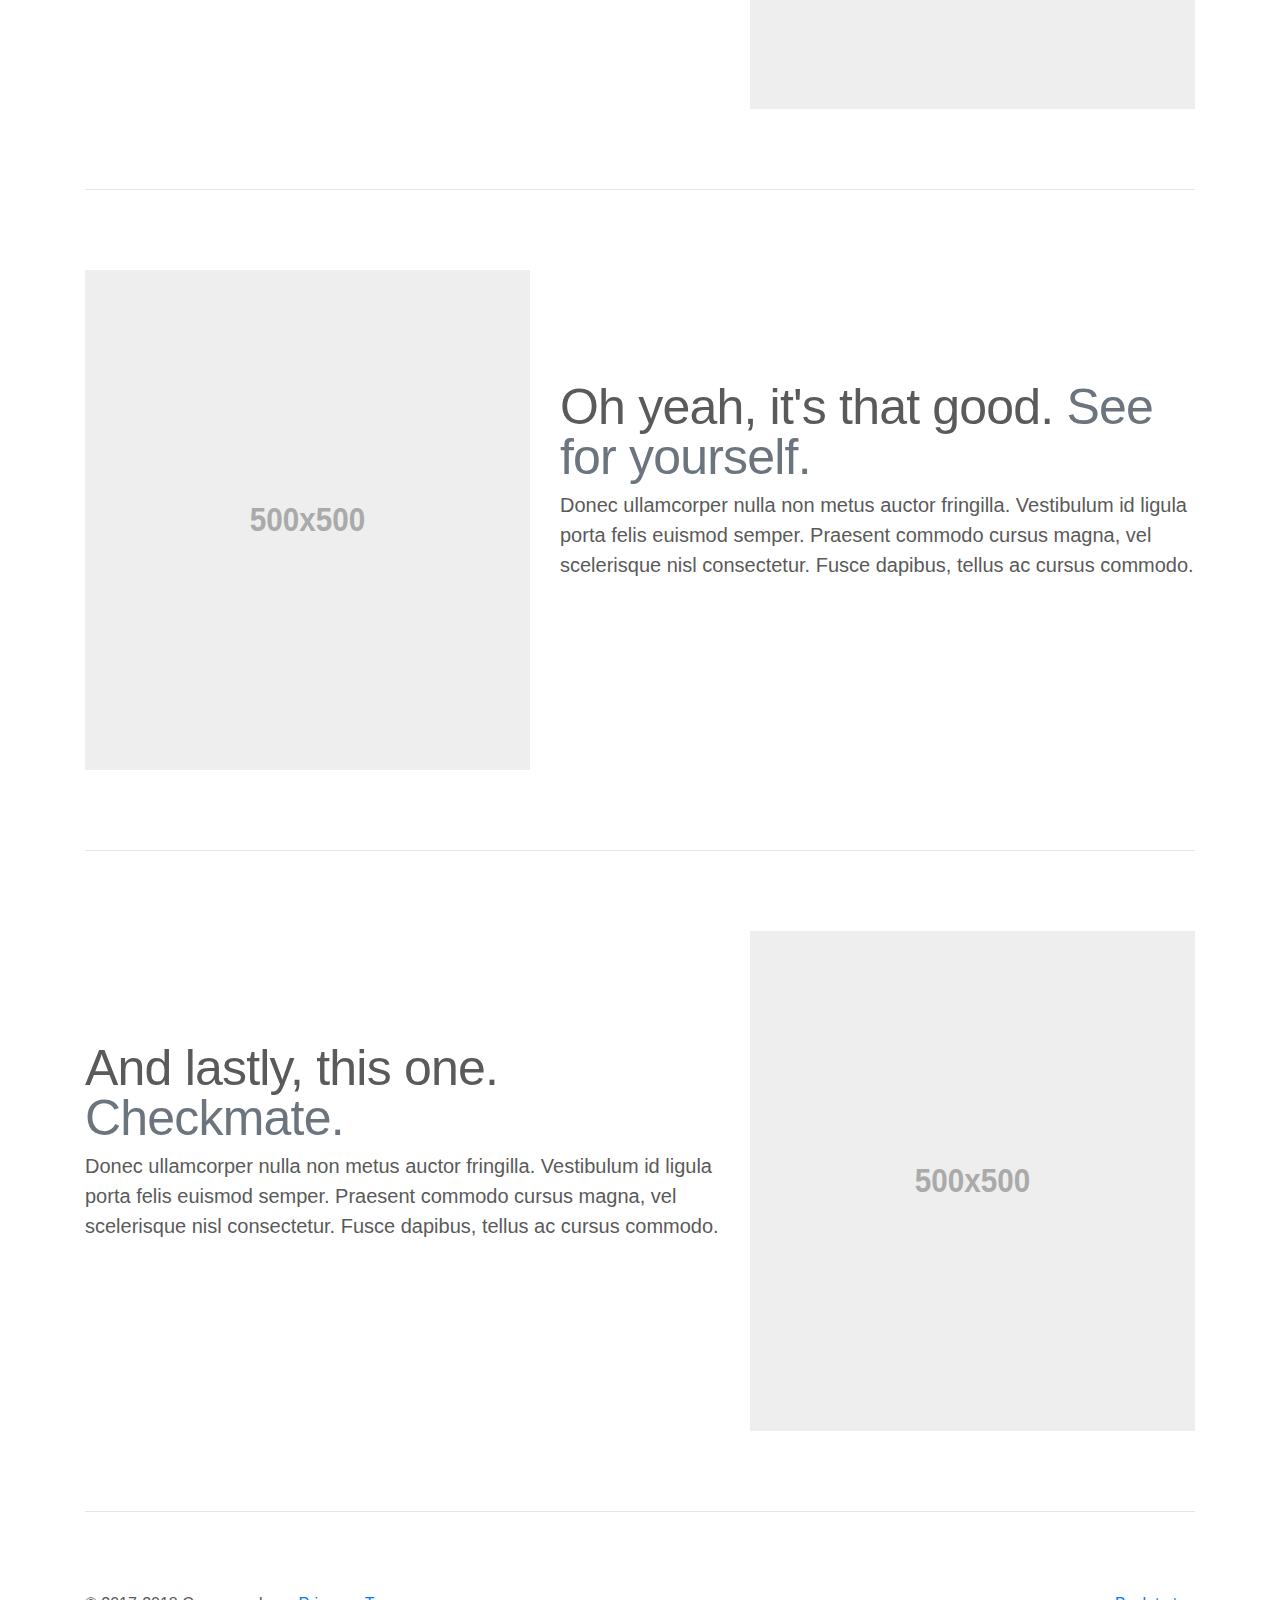
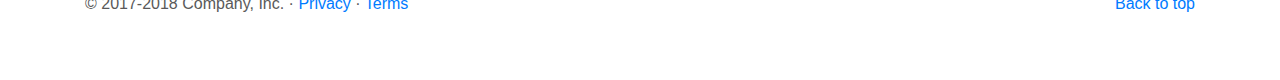
<file: bootstrap-4.0.0/docs/4.0/examples/carousel/index.html>
<!doctype html>
<html lang="en">
  <head>
    <meta charset="utf-8">
    <meta name="viewport" content="width=device-width, initial-scale=1, shrink-to-fit=no">
    <meta name="description" content="">
    <meta name="author" content="">
    <link rel="icon" href="../../../../favicon.ico">

    <title>Carousel Template for Bootstrap</title>

    <!-- Bootstrap core CSS -->
    <link href="../../../../dist/css/bootstrap.min.css" rel="stylesheet">

    <!-- Custom styles for this template -->
    <link href="carousel.css" rel="stylesheet">
  </head>
  <body>

    <header>
      <nav class="navbar navbar-expand-md navbar-dark fixed-top bg-dark">
        <a class="navbar-brand" href="#">Carousel</a>
        <button class="navbar-toggler" type="button" data-toggle="collapse" data-target="#navbarCollapse" aria-controls="navbarCollapse" aria-expanded="false" aria-label="Toggle navigation">
          <span class="navbar-toggler-icon"></span>
        </button>
        <div class="collapse navbar-collapse" id="navbarCollapse">
          <ul class="navbar-nav mr-auto">
            <li class="nav-item active">
              <a class="nav-link" href="#">Home <span class="sr-only">(current)</span></a>
            </li>
            <li class="nav-item">
              <a class="nav-link" href="#">Link</a>
            </li>
            <li class="nav-item">
              <a class="nav-link disabled" href="#">Disabled</a>
            </li>
          </ul>
          <form class="form-inline mt-2 mt-md-0">
            <input class="form-control mr-sm-2" type="text" placeholder="Search" aria-label="Search">
            <button class="btn btn-outline-success my-2 my-sm-0" type="submit">Search</button>
          </form>
        </div>
      </nav>
    </header>

    <main role="main">

      <div id="myCarousel" class="carousel slide" data-ride="carousel">
        <ol class="carousel-indicators">
          <li data-target="#myCarousel" data-slide-to="0" class="active"></li>
          <li data-target="#myCarousel" data-slide-to="1"></li>
          <li data-target="#myCarousel" data-slide-to="2"></li>
        </ol>
        <div class="carousel-inner">
          <div class="carousel-item active">
            <img class="first-slide" src="[data-uri]" alt="First slide">
            <div class="container">
              <div class="carousel-caption text-left">
                <h1>Example headline.</h1>
                <p>Cras justo odio, dapibus ac facilisis in, egestas eget quam. Donec id elit non mi porta gravida at eget metus. Nullam id dolor id nibh ultricies vehicula ut id elit.</p>
                <p><a class="btn btn-lg btn-primary" href="#" role="button">Sign up today</a></p>
              </div>
            </div>
          </div>
          <div class="carousel-item">
            <img class="second-slide" src="[data-uri]" alt="Second slide">
            <div class="container">
              <div class="carousel-caption">
                <h1>Another example headline.</h1>
                <p>Cras justo odio, dapibus ac facilisis in, egestas eget quam. Donec id elit non mi porta gravida at eget metus. Nullam id dolor id nibh ultricies vehicula ut id elit.</p>
                <p><a class="btn btn-lg btn-primary" href="#" role="button">Learn more</a></p>
              </div>
            </div>
          </div>
          <div class="carousel-item">
            <img class="third-slide" src="[data-uri]" alt="Third slide">
            <div class="container">
              <div class="carousel-caption text-right">
                <h1>One more for good measure.</h1>
                <p>Cras justo odio, dapibus ac facilisis in, egestas eget quam. Donec id elit non mi porta gravida at eget metus. Nullam id dolor id nibh ultricies vehicula ut id elit.</p>
                <p><a class="btn btn-lg btn-primary" href="#" role="button">Browse gallery</a></p>
              </div>
            </div>
          </div>
        </div>
        <a class="carousel-control-prev" href="#myCarousel" role="button" data-slide="prev">
          <span class="carousel-control-prev-icon" aria-hidden="true"></span>
          <span class="sr-only">Previous</span>
        </a>
        <a class="carousel-control-next" href="#myCarousel" role="button" data-slide="next">
          <span class="carousel-control-next-icon" aria-hidden="true"></span>
          <span class="sr-only">Next</span>
        </a>
      </div>


      <!-- Marketing messaging and featurettes
      ================================================== -->
      <!-- Wrap the rest of the page in another container to center all the content. -->

      <div class="container marketing">

        <!-- Three columns of text below the carousel -->
        <div class="row">
          <div class="col-lg-4">
            <img class="rounded-circle" src="[data-uri]" alt="Generic placeholder image" width="140" height="140">
            <h2>Heading</h2>
            <p>Donec sed odio dui. Etiam porta sem malesuada magna mollis euismod. Nullam id dolor id nibh ultricies vehicula ut id elit. Morbi leo risus, porta ac consectetur ac, vestibulum at eros. Praesent commodo cursus magna.</p>
            <p><a class="btn btn-secondary" href="#" role="button">View details &raquo;</a></p>
          </div><!-- /.col-lg-4 -->
          <div class="col-lg-4">
            <img class="rounded-circle" src="[data-uri]" alt="Generic placeholder image" width="140" height="140">
            <h2>Heading</h2>
            <p>Duis mollis, est non commodo luctus, nisi erat porttitor ligula, eget lacinia odio sem nec elit. Cras mattis consectetur purus sit amet fermentum. Fusce dapibus, tellus ac cursus commodo, tortor mauris condimentum nibh.</p>
            <p><a class="btn btn-secondary" href="#" role="button">View details &raquo;</a></p>
          </div><!-- /.col-lg-4 -->
          <div class="col-lg-4">
            <img class="rounded-circle" src="[data-uri]" alt="Generic placeholder image" width="140" height="140">
            <h2>Heading</h2>
            <p>Donec sed odio dui. Cras justo odio, dapibus ac facilisis in, egestas eget quam. Vestibulum id ligula porta felis euismod semper. Fusce dapibus, tellus ac cursus commodo, tortor mauris condimentum nibh, ut fermentum massa justo sit amet risus.</p>
            <p><a class="btn btn-secondary" href="#" role="button">View details &raquo;</a></p>
          </div><!-- /.col-lg-4 -->
        </div><!-- /.row -->


        <!-- START THE FEATURETTES -->

        <hr class="featurette-divider">

        <div class="row featurette">
          <div class="col-md-7">
            <h2 class="featurette-heading">First featurette heading. <span class="text-muted">It'll blow your mind.</span></h2>
            <p class="lead">Donec ullamcorper nulla non metus auctor fringilla. Vestibulum id ligula porta felis euismod semper. Praesent commodo cursus magna, vel scelerisque nisl consectetur. Fusce dapibus, tellus ac cursus commodo.</p>
          </div>
          <div class="col-md-5">
            <img class="featurette-image img-fluid mx-auto" data-src="holder.js/500x500/auto" alt="Generic placeholder image">
          </div>
        </div>

        <hr class="featurette-divider">

        <div class="row featurette">
          <div class="col-md-7 order-md-2">
            <h2 class="featurette-heading">Oh yeah, it's that good. <span class="text-muted">See for yourself.</span></h2>
            <p class="lead">Donec ullamcorper nulla non metus auctor fringilla. Vestibulum id ligula porta felis euismod semper. Praesent commodo cursus magna, vel scelerisque nisl consectetur. Fusce dapibus, tellus ac cursus commodo.</p>
          </div>
          <div class="col-md-5 order-md-1">
            <img class="featurette-image img-fluid mx-auto" data-src="holder.js/500x500/auto" alt="Generic placeholder image">
          </div>
        </div>

        <hr class="featurette-divider">

        <div class="row featurette">
          <div class="col-md-7">
            <h2 class="featurette-heading">And lastly, this one. <span class="text-muted">Checkmate.</span></h2>
            <p class="lead">Donec ullamcorper nulla non metus auctor fringilla. Vestibulum id ligula porta felis euismod semper. Praesent commodo cursus magna, vel scelerisque nisl consectetur. Fusce dapibus, tellus ac cursus commodo.</p>
          </div>
          <div class="col-md-5">
            <img class="featurette-image img-fluid mx-auto" data-src="holder.js/500x500/auto" alt="Generic placeholder image">
          </div>
        </div>

        <hr class="featurette-divider">

        <!-- /END THE FEATURETTES -->

      </div><!-- /.container -->


      <!-- FOOTER -->
      <footer class="container">
        <p class="float-right"><a href="#">Back to top</a></p>
        <p>&copy; 2017-2018 Company, Inc. &middot; <a href="#">Privacy</a> &middot; <a href="#">Terms</a></p>
      </footer>
    </main>

    <!-- Bootstrap core JavaScript
    ================================================== -->
    <!-- Placed at the end of the document so the pages load faster -->
    <script src="https://code.jquery.com/jquery-3.2.1.slim.min.js" integrity="sha384-KJ3o2DKtIkvYIK3UENzmM7KCkRr/rE9/Qpg6aAZGJwFDMVNA/GpGFF93hXpG5KkN" crossorigin="anonymous"></script>
    <script>window.jQuery || document.write('<script src="../../../../assets/js/vendor/jquery-slim.min.js"><\/script>')</script>
    <script src="../../../../assets/js/vendor/popper.min.js"></script>
    <script src="../../../../dist/js/bootstrap.min.js"></script>
    <!-- Just to make our placeholder images work. Don't actually copy the next line! -->
    <script src="../../../../assets/js/vendor/holder.min.js"></script>
  </body>
</html>
</file>
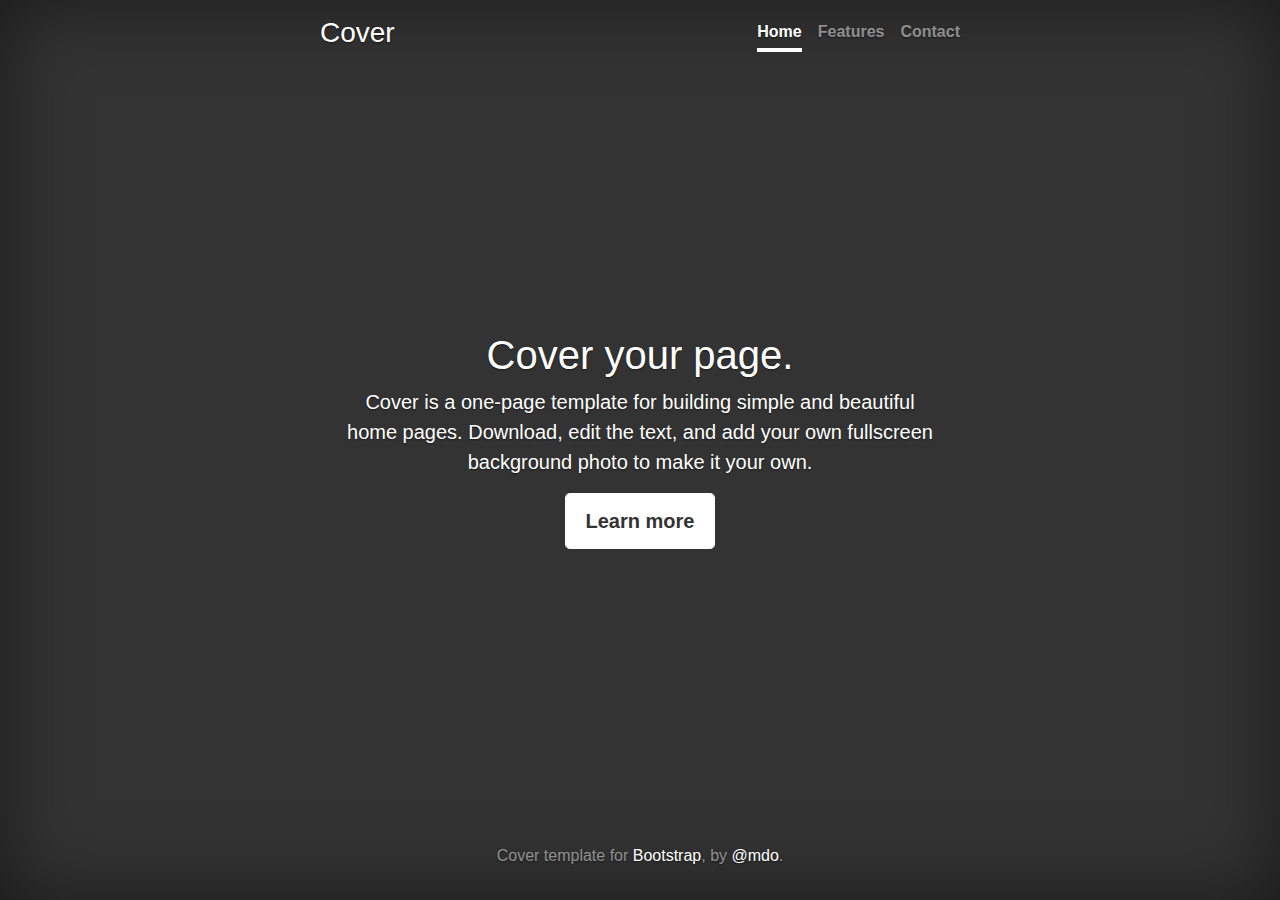
<file: bootstrap-4.0.0/docs/4.0/examples/cover/index.html>
<!doctype html>
<html lang="en">
  <head>
    <meta charset="utf-8">
    <meta name="viewport" content="width=device-width, initial-scale=1, shrink-to-fit=no">
    <meta name="description" content="">
    <meta name="author" content="">
    <link rel="icon" href="../../../../favicon.ico">

    <title>Cover Template for Bootstrap</title>

    <!-- Bootstrap core CSS -->
    <link href="../../../../dist/css/bootstrap.min.css" rel="stylesheet">

    <!-- Custom styles for this template -->
    <link href="cover.css" rel="stylesheet">
  </head>

  <body class="text-center">

    <div class="cover-container d-flex h-100 p-3 mx-auto flex-column">
      <header class="masthead mb-auto">
        <div class="inner">
          <h3 class="masthead-brand">Cover</h3>
          <nav class="nav nav-masthead justify-content-center">
            <a class="nav-link active" href="#">Home</a>
            <a class="nav-link" href="#">Features</a>
            <a class="nav-link" href="#">Contact</a>
          </nav>
        </div>
      </header>

      <main role="main" class="inner cover">
        <h1 class="cover-heading">Cover your page.</h1>
        <p class="lead">Cover is a one-page template for building simple and beautiful home pages. Download, edit the text, and add your own fullscreen background photo to make it your own.</p>
        <p class="lead">
          <a href="#" class="btn btn-lg btn-secondary">Learn more</a>
        </p>
      </main>

      <footer class="mastfoot mt-auto">
        <div class="inner">
          <p>Cover template for <a href="https://getbootstrap.com/">Bootstrap</a>, by <a href="https://twitter.com/mdo">@mdo</a>.</p>
        </div>
      </footer>
    </div>


    <!-- Bootstrap core JavaScript
    ================================================== -->
    <!-- Placed at the end of the document so the pages load faster -->
    <script src="https://code.jquery.com/jquery-3.2.1.slim.min.js" integrity="sha384-KJ3o2DKtIkvYIK3UENzmM7KCkRr/rE9/Qpg6aAZGJwFDMVNA/GpGFF93hXpG5KkN" crossorigin="anonymous"></script>
    <script>window.jQuery || document.write('<script src="../../../../assets/js/vendor/jquery-slim.min.js"><\/script>')</script>
    <script src="../../../../assets/js/vendor/popper.min.js"></script>
    <script src="../../../../dist/js/bootstrap.min.js"></script>
  </body>
</html>
</file>
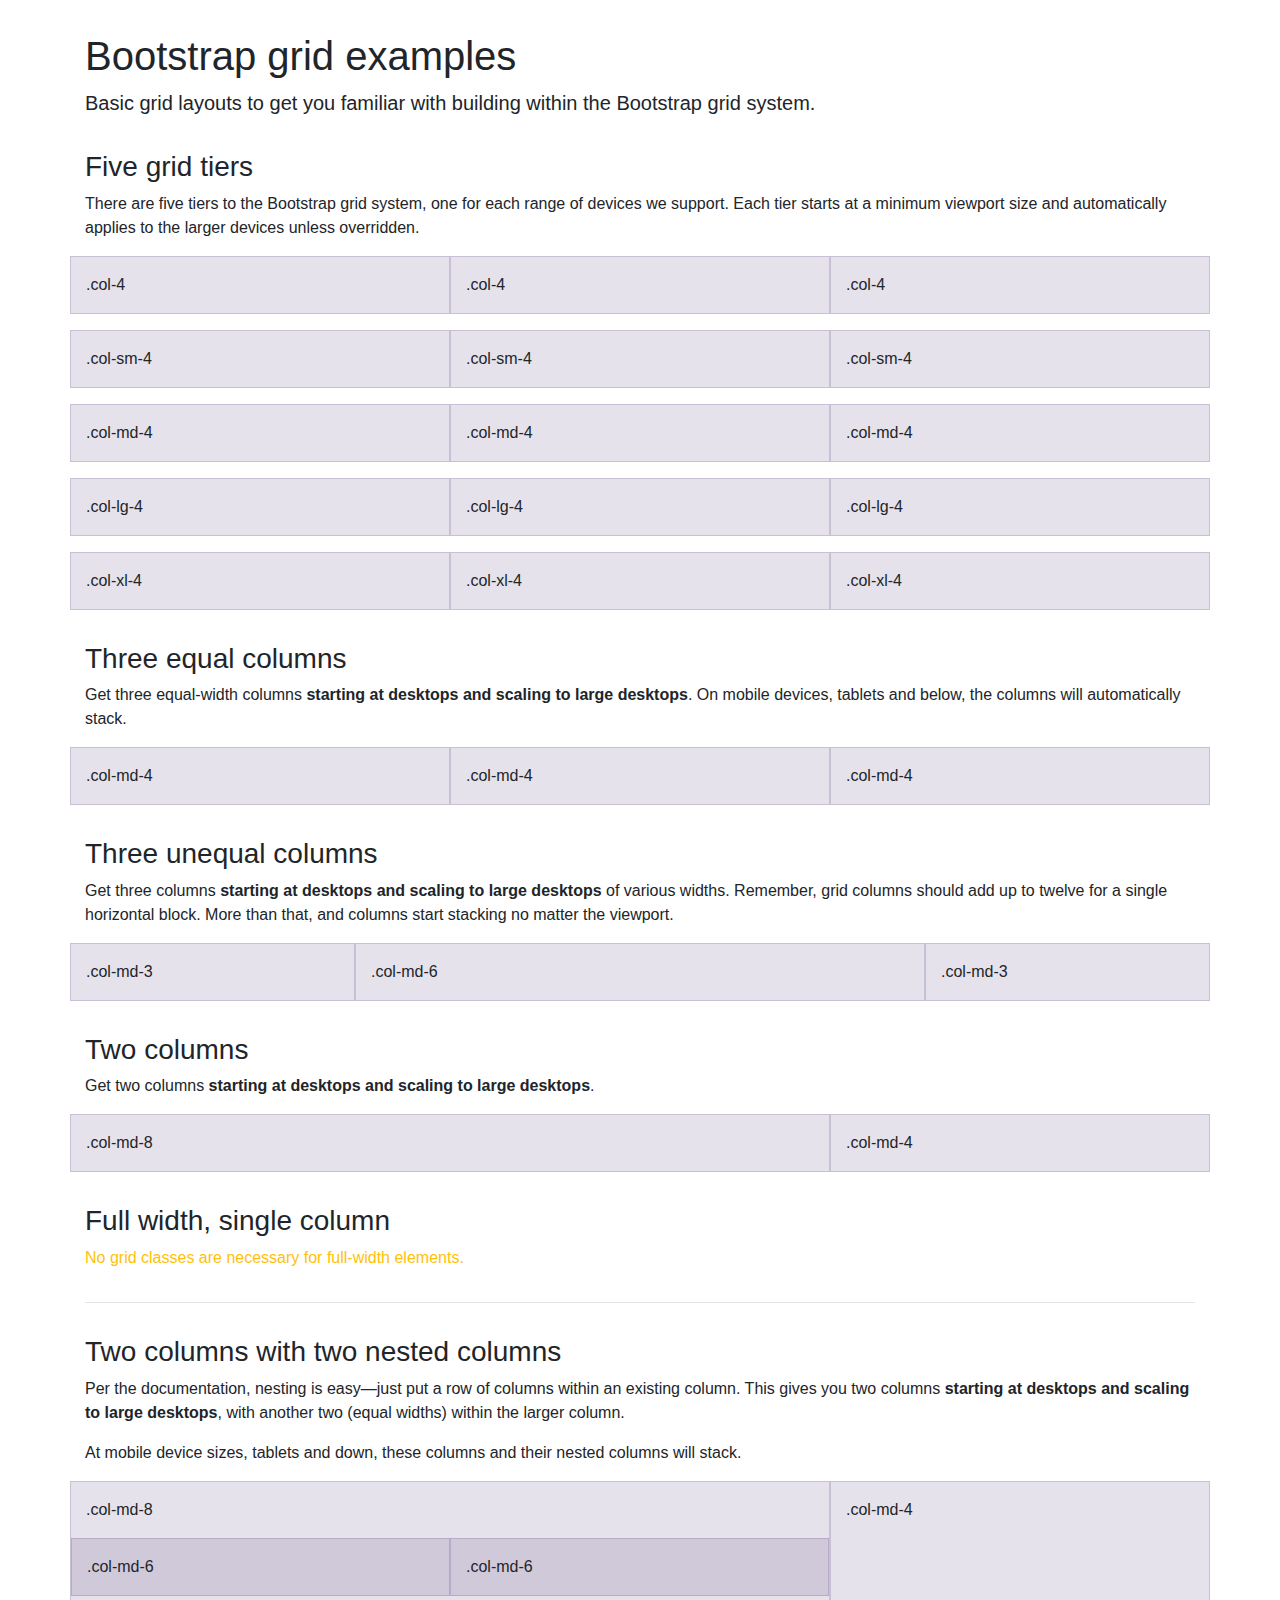
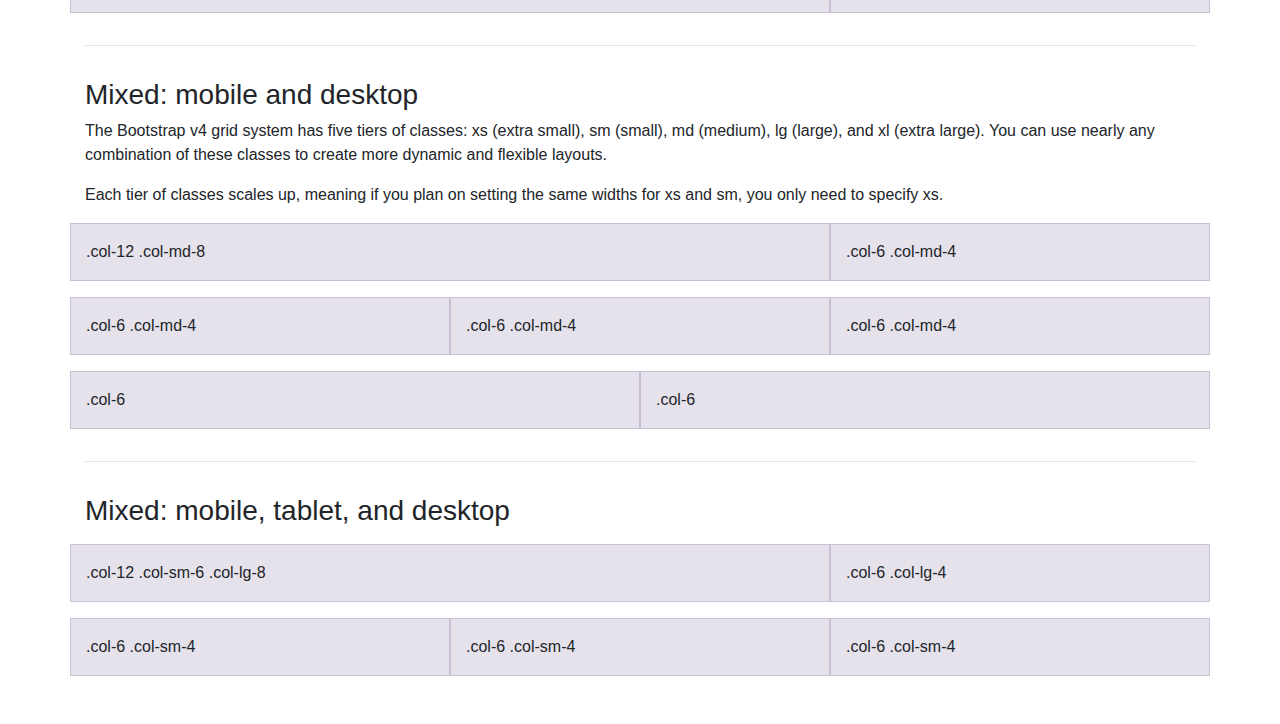
<file: bootstrap-4.0.0/docs/4.0/examples/grid/index.html>
<!doctype html>
<html lang="en">
  <head>
    <meta charset="utf-8">
    <meta name="viewport" content="width=device-width, initial-scale=1, shrink-to-fit=no">
    <meta name="description" content="">
    <meta name="author" content="">
    <link rel="icon" href="../../../../favicon.ico">

    <title>Grid Template for Bootstrap</title>

    <!-- Bootstrap core CSS -->
    <link href="../../../../dist/css/bootstrap.min.css" rel="stylesheet">

    <!-- Custom styles for this template -->
    <link href="grid.css" rel="stylesheet">
  </head>

  <body>
    <div class="container">

      <h1>Bootstrap grid examples</h1>
      <p class="lead">Basic grid layouts to get you familiar with building within the Bootstrap grid system.</p>

      <h3>Five grid tiers</h3>
      <p>There are five tiers to the Bootstrap grid system, one for each range of devices we support. Each tier starts at a minimum viewport size and automatically applies to the larger devices unless overridden.</p>

      <div class="row">
        <div class="col-4">.col-4</div>
        <div class="col-4">.col-4</div>
        <div class="col-4">.col-4</div>
      </div>

      <div class="row">
        <div class="col-sm-4">.col-sm-4</div>
        <div class="col-sm-4">.col-sm-4</div>
        <div class="col-sm-4">.col-sm-4</div>
      </div>

      <div class="row">
        <div class="col-md-4">.col-md-4</div>
        <div class="col-md-4">.col-md-4</div>
        <div class="col-md-4">.col-md-4</div>
      </div>

      <div class="row">
        <div class="col-lg-4">.col-lg-4</div>
        <div class="col-lg-4">.col-lg-4</div>
        <div class="col-lg-4">.col-lg-4</div>
      </div>

      <div class="row">
        <div class="col-xl-4">.col-xl-4</div>
        <div class="col-xl-4">.col-xl-4</div>
        <div class="col-xl-4">.col-xl-4</div>
      </div>

      <h3>Three equal columns</h3>
      <p>Get three equal-width columns <strong>starting at desktops and scaling to large desktops</strong>. On mobile devices, tablets and below, the columns will automatically stack.</p>
      <div class="row">
        <div class="col-md-4">.col-md-4</div>
        <div class="col-md-4">.col-md-4</div>
        <div class="col-md-4">.col-md-4</div>
      </div>

      <h3>Three unequal columns</h3>
      <p>Get three columns <strong>starting at desktops and scaling to large desktops</strong> of various widths. Remember, grid columns should add up to twelve for a single horizontal block. More than that, and columns start stacking no matter the viewport.</p>
      <div class="row">
        <div class="col-md-3">.col-md-3</div>
        <div class="col-md-6">.col-md-6</div>
        <div class="col-md-3">.col-md-3</div>
      </div>

      <h3>Two columns</h3>
      <p>Get two columns <strong>starting at desktops and scaling to large desktops</strong>.</p>
      <div class="row">
        <div class="col-md-8">.col-md-8</div>
        <div class="col-md-4">.col-md-4</div>
      </div>

      <h3>Full width, single column</h3>
      <p class="text-warning">No grid classes are necessary for full-width elements.</p>

      <hr>

      <h3>Two columns with two nested columns</h3>
      <p>Per the documentation, nesting is easy—just put a row of columns within an existing column. This gives you two columns <strong>starting at desktops and scaling to large desktops</strong>, with another two (equal widths) within the larger column.</p>
      <p>At mobile device sizes, tablets and down, these columns and their nested columns will stack.</p>
      <div class="row">
        <div class="col-md-8">
          .col-md-8
          <div class="row">
            <div class="col-md-6">.col-md-6</div>
            <div class="col-md-6">.col-md-6</div>
          </div>
        </div>
        <div class="col-md-4">.col-md-4</div>
      </div>

      <hr>

      <h3>Mixed: mobile and desktop</h3>
      <p>The Bootstrap v4 grid system has five tiers of classes: xs (extra small), sm (small), md (medium), lg (large), and xl (extra large). You can use nearly any combination of these classes to create more dynamic and flexible layouts.</p>
      <p>Each tier of classes scales up, meaning if you plan on setting the same widths for xs and sm, you only need to specify xs.</p>
      <div class="row">
        <div class="col-12 col-md-8">.col-12 .col-md-8</div>
        <div class="col-6 col-md-4">.col-6 .col-md-4</div>
      </div>
      <div class="row">
        <div class="col-6 col-md-4">.col-6 .col-md-4</div>
        <div class="col-6 col-md-4">.col-6 .col-md-4</div>
        <div class="col-6 col-md-4">.col-6 .col-md-4</div>
      </div>
      <div class="row">
        <div class="col-6">.col-6</div>
        <div class="col-6">.col-6</div>
      </div>

      <hr>

      <h3>Mixed: mobile, tablet, and desktop</h3>
      <p></p>
      <div class="row">
        <div class="col-12 col-sm-6 col-lg-8">.col-12 .col-sm-6 .col-lg-8</div>
        <div class="col-6 col-lg-4">.col-6 .col-lg-4</div>
      </div>
      <div class="row">
        <div class="col-6 col-sm-4">.col-6 .col-sm-4</div>
        <div class="col-6 col-sm-4">.col-6 .col-sm-4</div>
        <div class="col-6 col-sm-4">.col-6 .col-sm-4</div>
      </div>

    </div> <!-- /container -->
  </body>
</html>
</file>
<file: bootstrap-4.0.0/docs/4.0/examples/album/album.css>
:root {
  --jumbotron-padding-y: 3rem;
}

.jumbotron {
  padding-top: var(--jumbotron-padding-y);
  padding-bottom: var(--jumbotron-padding-y);
  margin-bottom: 0;
  background-color: #fff;
}
@media (min-width: 768px) {
  .jumbotron {
    padding-top: calc(var(--jumbotron-padding-y) * 2);
    padding-bottom: calc(var(--jumbotron-padding-y) * 2);
  }
}

.jumbotron p:last-child {
  margin-bottom: 0;
}

.jumbotron-heading {
  font-weight: 300;
}

.jumbotron .container {
  max-width: 40rem;
}

footer {
  padding-top: 3rem;
  padding-bottom: 3rem;
}

footer p {
  margin-bottom: .25rem;
}

.box-shadow { box-shadow: 0 .25rem .75rem rgba(0, 0, 0, .05); }
</file>
<file: bootstrap-4.0.0/docs/4.0/examples/blog/blog.css>
/* stylelint-disable selector-list-comma-newline-after */

.blog-header {
  line-height: 1;
  border-bottom: 1px solid #e5e5e5;
}

.blog-header-logo {
  font-family: "Playfair Display", Georgia, "Times New Roman", serif;
  font-size: 2.25rem;
}

.blog-header-logo:hover {
  text-decoration: none;
}

h1, h2, h3, h4, h5, h6 {
  font-family: "Playfair Display", Georgia, "Times New Roman", serif;
}

.display-4 {
  font-size: 2.5rem;
}
@media (min-width: 768px) {
  .display-4 {
    font-size: 3rem;
  }
}

.nav-scroller {
  position: relative;
  z-index: 2;
  height: 2.75rem;
  overflow-y: hidden;
}

.nav-scroller .nav {
  display: -webkit-box;
  display: -ms-flexbox;
  display: flex;
  -ms-flex-wrap: nowrap;
  flex-wrap: nowrap;
  padding-bottom: 1rem;
  margin-top: -1px;
  overflow-x: auto;
  text-align: center;
  white-space: nowrap;
  -webkit-overflow-scrolling: touch;
}

.nav-scroller .nav-link {
  padding-top: .75rem;
  padding-bottom: .75rem;
  font-size: .875rem;
}

.card-img-right {
  height: 100%;
  border-radius: 0 3px 3px 0;
}

.flex-auto {
  -ms-flex: 0 0 auto;
  -webkit-box-flex: 0;
  flex: 0 0 auto;
}

.h-250 { height: 250px; }
@media (min-width: 768px) {
  .h-md-250 { height: 250px; }
}

.border-top { border-top: 1px solid #e5e5e5; }
.border-bottom { border-bottom: 1px solid #e5e5e5; }

.box-shadow { box-shadow: 0 .25rem .75rem rgba(0, 0, 0, .05); }

/*
 * Blog name and description
 */
.blog-title {
  margin-bottom: 0;
  font-size: 2rem;
  font-weight: 400;
}
.blog-description {
  font-size: 1.1rem;
  color: #999;
}

@media (min-width: 40em) {
  .blog-title {
    font-size: 3.5rem;
  }
}

/* Pagination */
.blog-pagination {
  margin-bottom: 4rem;
}
.blog-pagination > .btn {
  border-radius: 2rem;
}

/*
 * Blog posts
 */
.blog-post {
  margin-bottom: 4rem;
}
.blog-post-title {
  margin-bottom: .25rem;
  font-size: 2.5rem;
}
.blog-post-meta {
  margin-bottom: 1.25rem;
  color: #999;
}

/*
 * Footer
 */
.blog-footer {
  padding: 2.5rem 0;
  color: #999;
  text-align: center;
  background-color: #f9f9f9;
  border-top: .05rem solid #e5e5e5;
}
.blog-footer p:last-child {
  margin-bottom: 0;
}
</file>
<file: bootstrap-4.0.0/docs/4.0/examples/carousel/carousel.css>
/* GLOBAL STYLES
-------------------------------------------------- */
/* Padding below the footer and lighter body text */

body {
  padding-top: 3rem;
  padding-bottom: 3rem;
  color: #5a5a5a;
}


/* CUSTOMIZE THE CAROUSEL
-------------------------------------------------- */

/* Carousel base class */
.carousel {
  margin-bottom: 4rem;
}
/* Since positioning the image, we need to help out the caption */
.carousel-caption {
  bottom: 3rem;
  z-index: 10;
}

/* Declare heights because of positioning of img element */
.carousel-item {
  height: 32rem;
  background-color: #777;
}
.carousel-item > img {
  position: absolute;
  top: 0;
  left: 0;
  min-width: 100%;
  height: 32rem;
}


/* MARKETING CONTENT
-------------------------------------------------- */

/* Center align the text within the three columns below the carousel */
.marketing .col-lg-4 {
  margin-bottom: 1.5rem;
  text-align: center;
}
.marketing h2 {
  font-weight: 400;
}
.marketing .col-lg-4 p {
  margin-right: .75rem;
  margin-left: .75rem;
}


/* Featurettes
------------------------- */

.featurette-divider {
  margin: 5rem 0; /* Space out the Bootstrap <hr> more */
}

/* Thin out the marketing headings */
.featurette-heading {
  font-weight: 300;
  line-height: 1;
  letter-spacing: -.05rem;
}


/* RESPONSIVE CSS
-------------------------------------------------- */

@media (min-width: 40em) {
  /* Bump up size of carousel content */
  .carousel-caption p {
    margin-bottom: 1.25rem;
    font-size: 1.25rem;
    line-height: 1.4;
  }

  .featurette-heading {
    font-size: 50px;
  }
}

@media (min-width: 62em) {
  .featurette-heading {
    margin-top: 7rem;
  }
}
</file>
<file: bootstrap-4.0.0/docs/4.0/examples/cover/cover.css>
/*
 * Globals
 */

/* Links */
a,
a:focus,
a:hover {
  color: #fff;
}

/* Custom default button */
.btn-secondary,
.btn-secondary:hover,
.btn-secondary:focus {
  color: #333;
  text-shadow: none; /* Prevent inheritance from `body` */
  background-color: #fff;
  border: .05rem solid #fff;
}


/*
 * Base structure
 */

html,
body {
  height: 100%;
  background-color: #333;
}

body {
  display: -ms-flexbox;
  display: -webkit-box;
  display: flex;
  -ms-flex-pack: center;
  -webkit-box-pack: center;
  justify-content: center;
  color: #fff;
  text-shadow: 0 .05rem .1rem rgba(0, 0, 0, .5);
  box-shadow: inset 0 0 5rem rgba(0, 0, 0, .5);
}

.cover-container {
  max-width: 42em;
}


/*
 * Header
 */
.masthead {
  margin-bottom: 2rem;
}

.masthead-brand {
  margin-bottom: 0;
}

.nav-masthead .nav-link {
  padding: .25rem 0;
  font-weight: 700;
  color: rgba(255, 255, 255, .5);
  background-color: transparent;
  border-bottom: .25rem solid transparent;
}

.nav-masthead .nav-link:hover,
.nav-masthead .nav-link:focus {
  border-bottom-color: rgba(255, 255, 255, .25);
}

.nav-masthead .nav-link + .nav-link {
  margin-left: 1rem;
}

.nav-masthead .active {
  color: #fff;
  border-bottom-color: #fff;
}

@media (min-width: 48em) {
  .masthead-brand {
    float: left;
  }
  .nav-masthead {
    float: right;
  }
}


/*
 * Cover
 */
.cover {
  padding: 0 1.5rem;
}
.cover .btn-lg {
  padding: .75rem 1.25rem;
  font-weight: 700;
}


/*
 * Footer
 */
.mastfoot {
  color: rgba(255, 255, 255, .5);
}
</file>
<file: bootstrap-4.0.0/docs/4.0/examples/grid/grid.css>
body {
  padding-top: 2rem;
  padding-bottom: 2rem;
}

h3 {
  margin-top: 2rem;
}

.row {
  margin-bottom: 1rem;
}
.row .row {
  margin-top: 1rem;
  margin-bottom: 0;
}
[class*="col-"] {
  padding-top: 1rem;
  padding-bottom: 1rem;
  background-color: rgba(86, 61, 124, .15);
  border: 1px solid rgba(86, 61, 124, .2);
}

hr {
  margin-top: 2rem;
  margin-bottom: 2rem;
}
</file>
<file: bootstrap-4.0.0/js/tests/vendor/qunit.css>
/*!
 * QUnit 2.4.1
 * https://qunitjs.com/
 *
 * Copyright jQuery Foundation and other contributors
 * Released under the MIT license
 * https://jquery.org/license
 *
 * Date: 2017-10-22T05:12Z
 */

/** Font Family and Sizes */

#qunit-tests, #qunit-header, #qunit-banner, #qunit-testrunner-toolbar, #qunit-filteredTest, #qunit-userAgent, #qunit-testresult {
	font-family: "Helvetica Neue Light", "HelveticaNeue-Light", "Helvetica Neue", Calibri, Helvetica, Arial, sans-serif;
}

#qunit-testrunner-toolbar, #qunit-filteredTest, #qunit-userAgent, #qunit-testresult, #qunit-tests li { font-size: small; }
#qunit-tests { font-size: smaller; }


/** Resets */

#qunit-tests, #qunit-header, #qunit-banner, #qunit-filteredTest, #qunit-userAgent, #qunit-testresult, #qunit-modulefilter {
	margin: 0;
	padding: 0;
}


/** Header (excluding toolbar) */

#qunit-header {
	padding: 0.5em 0 0.5em 1em;

	color: #8699A4;
	background-color: #0D3349;

	font-size: 1.5em;
	line-height: 1em;
	font-weight: 400;

	border-radius: 5px 5px 0 0;
}

#qunit-header a {
	text-decoration: none;
	color: #C2CCD1;
}

#qunit-header a:hover,
#qunit-header a:focus {
	color: #FFF;
}

#qunit-banner {
	height: 5px;
}

#qunit-filteredTest {
	padding: 0.5em 1em 0.5em 1em;
	color: #366097;
	background-color: #F4FF77;
}

#qunit-userAgent {
	padding: 0.5em 1em 0.5em 1em;
	color: #FFF;
	background-color: #2B81AF;
	text-shadow: rgba(0, 0, 0, 0.5) 2px 2px 1px;
}


/** Toolbar */

#qunit-testrunner-toolbar {
	padding: 0.5em 1em 0.5em 1em;
	color: #5E740B;
	background-color: #EEE;
}

#qunit-testrunner-toolbar .clearfix {
	height: 0;
	clear: both;
}

#qunit-testrunner-toolbar label {
	display: inline-block;
}

#qunit-testrunner-toolbar input[type=checkbox],
#qunit-testrunner-toolbar input[type=radio] {
	margin: 3px;
	vertical-align: -2px;
}

#qunit-testrunner-toolbar input[type=text] {
	box-sizing: border-box;
	height: 1.6em;
}

.qunit-url-config,
.qunit-filter,
#qunit-modulefilter {
	display: inline-block;
	line-height: 2.1em;
}

.qunit-filter,
#qunit-modulefilter {
	float: right;
	position: relative;
	margin-left: 1em;
}

.qunit-url-config label {
	margin-right: 0.5em;
}

#qunit-modulefilter-search {
	box-sizing: border-box;
	width: 400px;
}

#qunit-modulefilter-search-container:after {
	position: absolute;
	right: 0.3em;
	content: "\25bc";
	color: black;
}

#qunit-modulefilter-dropdown {
	/* align with #qunit-modulefilter-search */
	box-sizing: border-box;
	width: 400px;
	position: absolute;
	right: 0;
	top: 50%;
	margin-top: 0.8em;

	border: 1px solid #D3D3D3;
	border-top: none;
	border-radius: 0 0 .25em .25em;
	color: #000;
	background-color: #F5F5F5;
	z-index: 99;
}

#qunit-modulefilter-dropdown a {
	color: inherit;
	text-decoration: none;
}

#qunit-modulefilter-dropdown .clickable.checked {
	font-weight: bold;
	color: #000;
	background-color: #D2E0E6;
}

#qunit-modulefilter-dropdown .clickable:hover {
	color: #FFF;
	background-color: #0D3349;
}

#qunit-modulefilter-actions {
	display: block;
	overflow: auto;

	/* align with #qunit-modulefilter-dropdown-list */
	font: smaller/1.5em sans-serif;
}

#qunit-modulefilter-dropdown #qunit-modulefilter-actions > * {
	box-sizing: border-box;
	max-height: 2.8em;
	display: block;
	padding: 0.4em;
}

#qunit-modulefilter-dropdown #qunit-modulefilter-actions > button {
	float: right;
	font: inherit;
}

#qunit-modulefilter-dropdown #qunit-modulefilter-actions > :last-child {
	/* insert padding to align with checkbox margins */
	padding-left: 3px;
}

#qunit-modulefilter-dropdown-list {
	max-height: 200px;
	overflow-y: auto;
	margin: 0;
	border-top: 2px groove threedhighlight;
	padding: 0.4em 0 0;
	font: smaller/1.5em sans-serif;
}

#qunit-modulefilter-dropdown-list li {
	white-space: nowrap;
	overflow: hidden;
	text-overflow: ellipsis;
}

#qunit-modulefilter-dropdown-list .clickable {
	display: block;
	padding-left: 0.15em;
}


/** Tests: Pass/Fail */

#qunit-tests {
	list-style-position: inside;
}

#qunit-tests li {
	padding: 0.4em 1em 0.4em 1em;
	border-bottom: 1px solid #FFF;
	list-style-position: inside;
}

#qunit-tests > li {
	display: none;
}

#qunit-tests li.running,
#qunit-tests li.pass,
#qunit-tests li.fail,
#qunit-tests li.skipped,
#qunit-tests li.aborted {
	display: list-item;
}

#qunit-tests.hidepass {
	position: relative;
}

#qunit-tests.hidepass li.running,
#qunit-tests.hidepass li.pass:not(.todo) {
	visibility: hidden;
	position: absolute;
	width:   0;
	height:  0;
	padding: 0;
	border:  0;
	margin:  0;
}

#qunit-tests li strong {
	cursor: pointer;
}

#qunit-tests li.skipped strong {
	cursor: default;
}

#qunit-tests li a {
	padding: 0.5em;
	color: #C2CCD1;
	text-decoration: none;
}

#qunit-tests li p a {
	padding: 0.25em;
	color: #6B6464;
}
#qunit-tests li a:hover,
#qunit-tests li a:focus {
	color: #000;
}

#qunit-tests li .runtime {
	float: right;
	font-size: smaller;
}

.qunit-assert-list {
	margin-top: 0.5em;
	padding: 0.5em;

	background-color: #FFF;

	border-radius: 5px;
}

.qunit-source {
	margin: 0.6em 0 0.3em;
}

.qunit-collapsed {
	display: none;
}

#qunit-tests table {
	border-collapse: collapse;
	margin-top: 0.2em;
}

#qunit-tests th {
	text-align: right;
	vertical-align: top;
	padding: 0 0.5em 0 0;
}

#qunit-tests td {
	vertical-align: top;
}

#qunit-tests pre {
	margin: 0;
	white-space: pre-wrap;
	word-wrap: break-word;
}

#qunit-tests del {
	color: #374E0C;
	background-color: #E0F2BE;
	text-decoration: none;
}

#qunit-tests ins {
	color: #500;
	background-color: #FFCACA;
	text-decoration: none;
}

/*** Test Counts */

#qunit-tests b.counts                       { color: #000; }
#qunit-tests b.passed                       { color: #5E740B; }
#qunit-tests b.failed                       { color: #710909; }

#qunit-tests li li {
	padding: 5px;
	background-color: #FFF;
	border-bottom: none;
	list-style-position: inside;
}

/*** Passing Styles */

#qunit-tests li li.pass {
	color: #3C510C;
	background-color: #FFF;
	border-left: 10px solid #C6E746;
}

#qunit-tests .pass                          { color: #528CE0; background-color: #D2E0E6; }
#qunit-tests .pass .test-name               { color: #366097; }

#qunit-tests .pass .test-actual,
#qunit-tests .pass .test-expected           { color: #999; }

#qunit-banner.qunit-pass                    { background-color: #C6E746; }

/*** Failing Styles */

#qunit-tests li li.fail {
	color: #710909;
	background-color: #FFF;
	border-left: 10px solid #EE5757;
	white-space: pre;
}

#qunit-tests > li:last-child {
	border-radius: 0 0 5px 5px;
}

#qunit-tests .fail                          { color: #000; background-color: #EE5757; }
#qunit-tests .fail .test-name,
#qunit-tests .fail .module-name             { color: #000; }

#qunit-tests .fail .test-actual             { color: #EE5757; }
#qunit-tests .fail .test-expected           { color: #008000; }

#qunit-banner.qunit-fail                    { background-color: #EE5757; }


/*** Aborted tests */
#qunit-tests .aborted { color: #000; background-color: orange; }
/*** Skipped tests */

#qunit-tests .skipped {
	background-color: #EBECE9;
}

#qunit-tests .qunit-todo-label,
#qunit-tests .qunit-skipped-label {
	background-color: #F4FF77;
	display: inline-block;
	font-style: normal;
	color: #366097;
	line-height: 1.8em;
	padding: 0 0.5em;
	margin: -0.4em 0.4em -0.4em 0;
}

#qunit-tests .qunit-todo-label {
	background-color: #EEE;
}

/** Result */

#qunit-testresult {
	color: #2B81AF;
	background-color: #D2E0E6;

	border-bottom: 1px solid #FFF;
}
#qunit-testresult .clearfix {
	height: 0;
	clear: both;
}
#qunit-testresult .module-name {
	font-weight: 700;
}
#qunit-testresult-display {
	padding: 0.5em 1em 0.5em 1em;
	width: 85%;
	float:left;
}
#qunit-testresult-controls {
	padding: 0.5em 1em 0.5em 1em;
  width: 10%;
	float:left;
}

/** Fixture */

#qunit-fixture {
	position: absolute;
	top: -10000px;
	left: -10000px;
	width: 1000px;
	height: 1000px;
}
</file>
